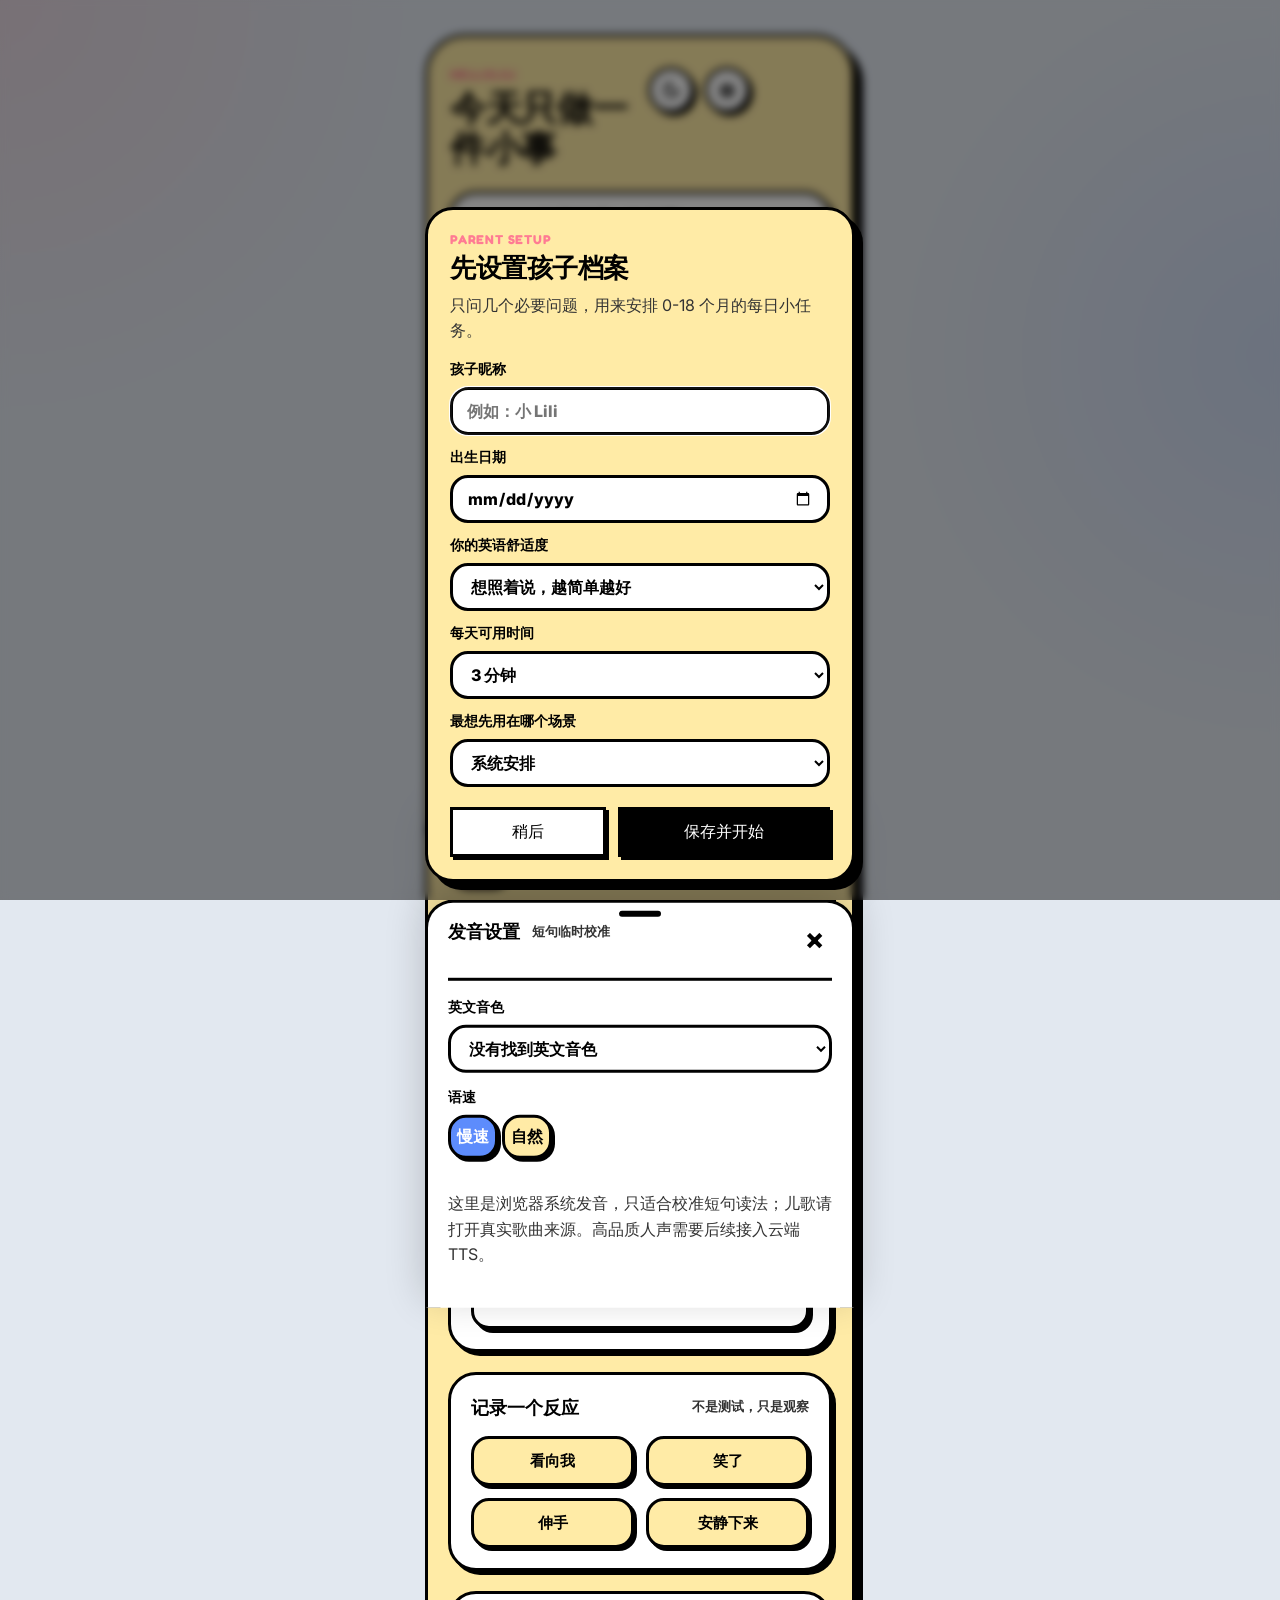
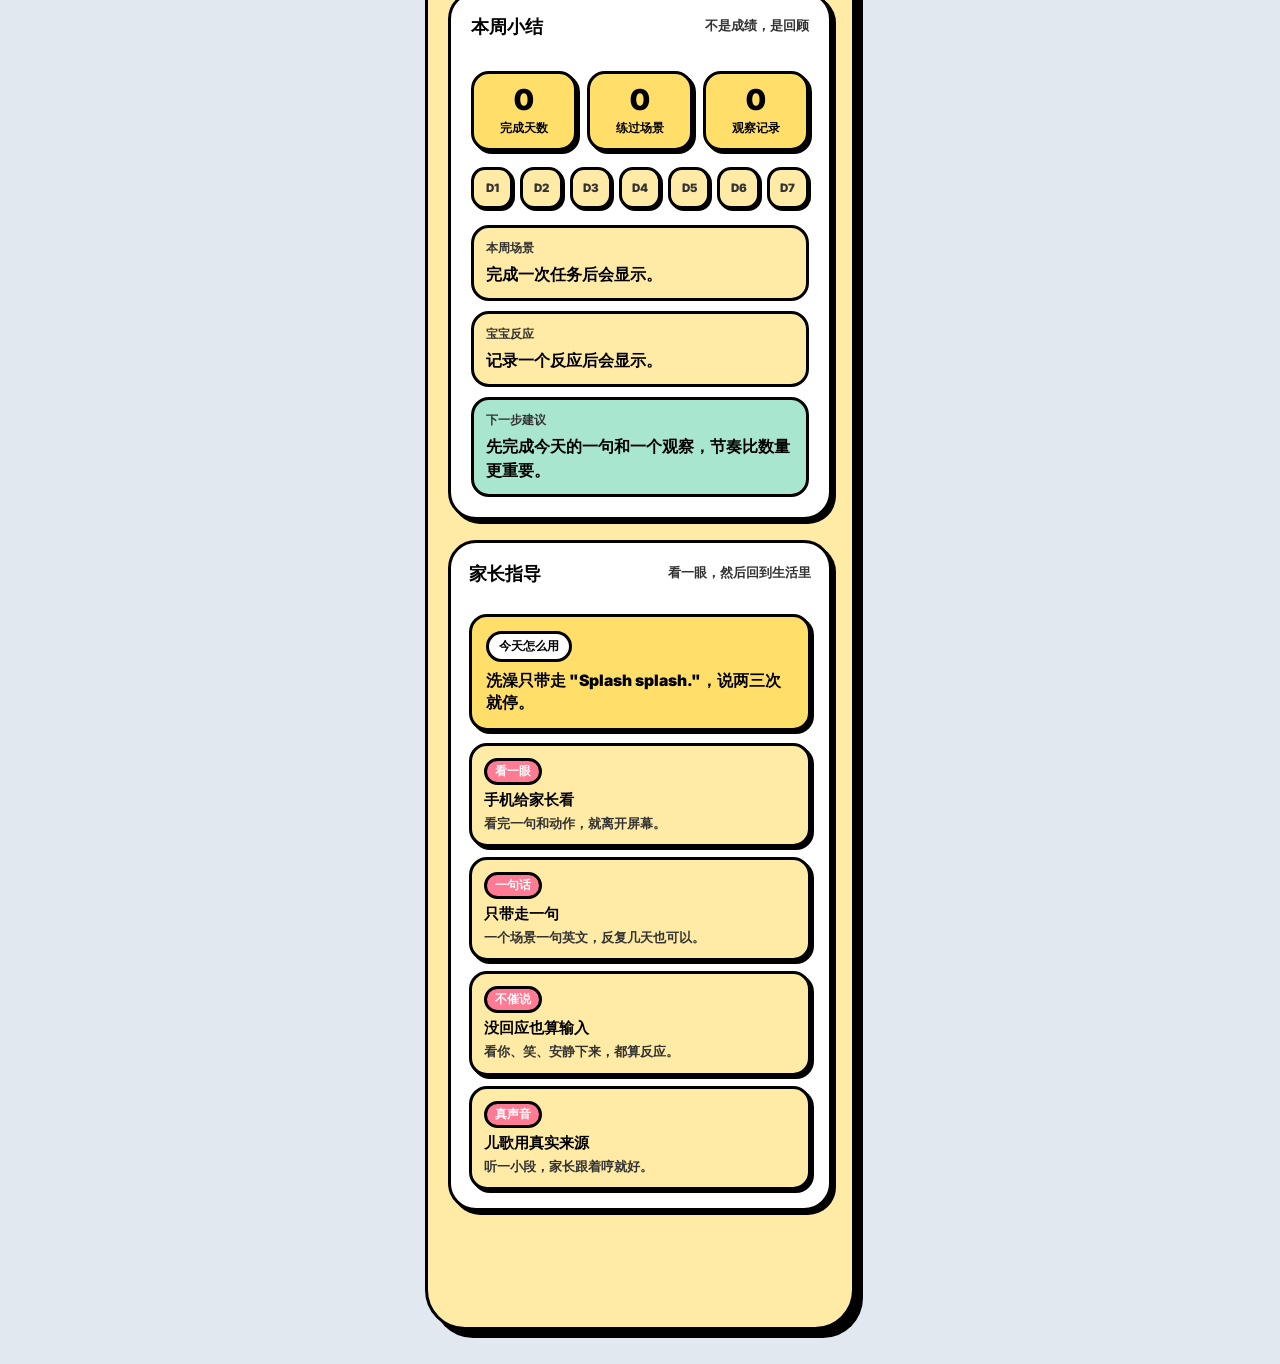
<file: index.html>
<!doctype html>
<html lang="zh-CN">
  <head>
    <meta charset="utf-8" />
    <meta name="viewport" content="width=device-width, initial-scale=1, viewport-fit=cover" />
    <title>HelloLILI English</title>
    <!-- 引入 Google 字体 -->
    <link href="https://fonts.googleapis.com/css2?family=Fredoka:wght@400;600&family=Outfit:wght@400;600;900&family=Quicksand:wght@500;700&family=Inter:wght@400;600&display=swap" rel="stylesheet" />
    <link rel="stylesheet" href="styles.css?v=parent-songs-20260704" />
  </head>
  <body class="theme-gamified">
    <!-- SVG 图标库 -->
    <svg aria-hidden="true" class="icon-sprite">
      <symbol id="icon-play" viewBox="0 0 24 24">
        <path d="M8 5v14l11-7Z" />
      </symbol>
      <symbol id="icon-arrow-left" viewBox="0 0 24 24">
        <path d="m12 19-7-7 7-7" />
        <path d="M19 12H5" />
      </symbol>
      <symbol id="icon-check" viewBox="0 0 24 24">
        <path d="m5 12 4 4L19 6" />
      </symbol>
      <symbol id="icon-volume" viewBox="0 0 24 24">
        <path d="M4 10v4h4l5 4V6l-5 4Z" />
        <path d="M16 9a4 4 0 0 1 0 6" />
        <path d="M18.5 6.5a8 8 0 0 1 0 11" />
      </symbol>
      <symbol id="icon-settings" viewBox="0 0 24 24">
        <path d="M12 8a4 4 0 1 0 0 8 4 4 0 0 0 0-8Z" />
        <path d="M4.9 15.1 3.5 13l1.4-2.1-.6-2.4 2.4-.6L8.1 6l2.4.6L12 5l1.5 1.6 2.4-.6 1.4 1.9 2.4.6-.6 2.4L20.5 13l-1.4 2.1.6 2.4-2.4.6-1.4 1.9-2.4-.6L12 21l-1.5-1.6-2.4.6-1.4-1.9-2.4-.6Z" />
      </symbol>
      <symbol id="icon-baby" viewBox="0 0 24 24">
        <path d="M9 10h.01" />
        <path d="M15 10h.01" />
        <path d="M9.5 15a4 4 0 0 0 5 0" />
        <path d="M12 3c-1.7 0-3 1.2-3 2.6 0 1 .7 1.9 1.7 2.3" />
        <path d="M6 12a6 6 0 1 0 12 0 6 6 0 0 0-12 0Z" />
      </symbol>
      <symbol id="icon-home" viewBox="0 0 24 24">
        <path d="m3 11 9-8 9 8" />
        <path d="M5 10v10h14V10" />
      </symbol>
      <symbol id="icon-note" viewBox="0 0 24 24">
        <path d="M7 3h8l4 4v14H7Z" />
        <path d="M15 3v5h5" />
        <path d="M9 13h6" />
        <path d="M9 17h4" />
      </symbol>
      <symbol id="icon-heart" viewBox="0 0 24 24">
        <path d="M20.4 5.6a5 5 0 0 0-7.1 0L12 6.9l-1.3-1.3a5 5 0 0 0-7.1 7.1L12 21l8.4-8.3a5 5 0 0 0 0-7.1Z" />
      </symbol>
      <symbol id="icon-chart" viewBox="0 0 24 24">
        <path d="M4 20V5" />
        <path d="M4 20h17" />
        <path d="M8 16v-4" />
        <path d="M13 16V8" />
        <path d="M18 16v-7" />
      </symbol>
      <symbol id="icon-parent" viewBox="0 0 24 24">
        <path d="M8 11a4 4 0 1 0 0-8 4 4 0 0 0 0 8Z" />
        <path d="M2.5 21a5.5 5.5 0 0 1 11 0" />
        <path d="M17.8 6.2a3 3 0 0 1 4.2 4.2L17 15.4l-5-5a3 3 0 0 1 4.2-4.2l.8.8Z" />
      </symbol>
      <symbol id="icon-sun" viewBox="0 0 24 24">
        <circle cx="12" cy="12" r="4"/>
        <path d="M12 2v2M12 20v2M4.93 4.93l1.41 1.41M17.66 17.66l1.41 1.41M2 12h2M20 12h2M6.34 17.66l-1.41 1.41M19.07 4.93l-1.41 1.41"/>
      </symbol>
      <symbol id="icon-moon" viewBox="0 0 24 24">
        <path d="M12 3a6 6 0 0 0 9 9 9 9 0 1 1-9-9Z"/>
      </symbol>
    </svg>

    <main class="phone-app" aria-label="HelloLILI English 移动端首页">
      <header class="app-header">
        <div>
          <p class="kicker">HelloLILI</p>
          <h1>今天只做一件小事</h1>
        </div>
        <div class="header-actions">
          <button class="round-button" id="bedtimeButton" type="button" title="切换睡睡模式" aria-pressed="false">
            <svg class="icon-sun" style="display:none;"><use href="#icon-sun"></use></svg>
            <svg class="icon-moon"><use href="#icon-moon"></use></svg>
          </button>
          <button class="round-button" id="voicePanelButton" type="button" aria-controls="voicePanel" aria-expanded="false" title="发音设置">
            <svg><use href="#icon-settings"></use></svg>
          </button>
        </div>
      </header>

      <!-- 阶段状态面板 -->
      <section class="child-card" aria-label="当前阶段">
        <div class="baby-mark">
          <svg><use href="#icon-baby"></use></svg>
        </div>
        <div class="child-copy">
          <strong id="childSummary">小 Lili · 9 个月</strong>
          <span id="childStageText">反应与日常阶段，家长说，宝宝听和感受。</span>
        </div>
        <button class="mini-edit-button" id="editProfileButton" type="button">编辑</button>
      </section>

      <!-- 今日推荐任务 -->
      <section class="today-card" id="today">
        <div class="today-top">
          <div>
            <p class="kicker" id="dayLabel">第 1 天 · 今日场景</p>
            <h2 id="planTitle">洗澡时说英语</h2>
          </div>
          <span class="time-pill" id="planDuration">3 分钟</span>
        </div>

        <div class="day-switch" aria-label="切换 14 天计划">
          <button type="button" id="prevDayButton">上一天</button>
          <span id="dayCounter">1 / 14</span>
          <button type="button" id="nextDayButton">下一天</button>
        </div>

        <!-- 游戏化习惯属性进度条 (HUD) -->
        <div class="progress-container">
          <div class="progress-label-row">
            <span id="progressLabel">今日习惯进度</span>
            <span class="progress-data-mono" id="progressVal">45%</span>
          </div>
          <div class="progress-bar-track">
            <div class="progress-bar-fill" id="progressFill"></div>
          </div>
        </div>

        <!-- 核心卡片 -->
        <article class="phrase-card" aria-label="今日核心短句">
          <span class="step-label">先学这一句</span>
          <p class="big-phrase" id="currentPhrase">Splash splash.</p>
          <p class="phrase-meaning" id="currentMeaning">玩水时说两遍，配合轻轻拍水的动作。</p>
          <div class="phrase-actions">
            <button class="primary-action" type="button" id="speakCurrent">
              <svg><use href="#icon-volume"></use></svg>
              听发音
            </button>
            <button class="ghost-action" type="button" id="nextPhrase">换一句</button>
          </div>
        </article>

        <!-- 当前场景短句列表，就地展开，避免把家长带到页面底部 -->
        <section class="phrase-drawer" id="phraseDrawer" hidden>
          <div class="section-title">
            <span id="phraseDrawerTitle">今天可选短句</span>
            <small>点一句，马上试说</small>
          </div>
          <div class="phrase-list" id="phraseList"></div>
        </section>

        <!-- 照着做步骤 -->
        <div class="routine-box">
          <div class="section-title">
            <span>照着做</span>
            <small>离开屏幕后完成</small>
          </div>
          <ol class="routine-list" id="routineList">
            <li>
              <div>
                <strong>看着宝宝说</strong>
                <span>先听一遍发音，再用你的声音说。</span>
              </div>
            </li>
            <li>
              <div>
                <strong>配一个动作</strong>
                <span>轻轻拍水或指小鸭子，不要求宝宝回答。</span>
              </div>
            </li>
            <li>
              <div>
                <strong>重复三次就好</strong>
                <span>今天够了，稳定比数量重要。</span>
              </div>
            </li>
          </ol>
          <button class="done-button" id="finishButton" type="button">
            <svg><use href="#icon-check"></use></svg>
            我完成了今天的小任务
          </button>
        </div>

        <div class="mini-resource">
          <div>
            <span>真儿歌</span>
            <strong id="songTitle">Row, Row, Row Your Boat</strong>
            <small id="songSource">Super Simple Songs · 家长先听一段</small>
            <small id="bookTitle">绘本：Brown Bear, Brown Bear</small>
          </div>
          <button type="button" id="songLink">
            <svg><use href="#icon-play"></use></svg>
            播放儿歌
          </button>
        </div>
      </section>

      <!-- 反应记录卡片 -->
      <section class="response-card" id="record">
        <div class="section-title">
          <span>记录一个反应</span>
          <small>不是测试，只是观察</small>
        </div>
        <div class="response-grid" id="responseGrid">
          <button type="button" data-response="look">看向我</button>
          <button type="button" data-response="smile">笑了</button>
          <button type="button" data-response="reach">伸手</button>
          <button type="button" data-response="calm">安静下来</button>
        </div>
      </section>

      <section class="weekly-card" id="summary">
        <div class="section-title">
          <span>本周小结</span>
          <small>不是成绩，是回顾</small>
        </div>

        <div class="weekly-metrics" aria-label="本周统计">
          <div>
            <strong id="summaryDoneDays">0</strong>
            <span>完成天数</span>
          </div>
          <div>
            <strong id="summaryScenes">0</strong>
            <span>练过场景</span>
          </div>
          <div>
            <strong id="summaryResponses">0</strong>
            <span>观察记录</span>
          </div>
        </div>

        <div class="week-strip" id="weekStrip" aria-label="本周每日状态"></div>

        <div class="summary-details">
          <div>
            <span>本周场景</span>
            <p id="summarySceneText">完成一次任务后会显示。</p>
          </div>
          <div>
            <span>宝宝反应</span>
            <p id="summaryResponseText">记录一个反应后会显示。</p>
          </div>
          <div class="summary-next">
            <span>下一步建议</span>
            <p id="summarySuggestion">先完成今天的一句和一个观察。</p>
          </div>
        </div>
      </section>

      <section class="parent-card" id="parent">
        <div class="section-title">
          <span>家长指导</span>
          <small>看一眼，然后回到生活里</small>
        </div>

        <div class="guidance-hero" aria-live="polite">
          <span>今天怎么用</span>
          <p id="parentTodayTip">只看一句，离开屏幕。</p>
        </div>

        <div class="guidance-list" id="guidanceList" aria-label="0 到 18 个月家长使用建议"></div>
      </section>

      <!-- 底部常驻栏 -->
      <section class="simple-tools" aria-label="更多入口">
        <a href="#today" class="is-active" data-nav-target="today">
          <svg><use href="#icon-home"></use></svg>
          <span>今日</span>
        </a>
        <button type="button" id="allPhrasesButton" data-nav-target="phrases">
          <svg><use href="#icon-note"></use></svg>
          <span>短句</span>
        </button>
        <a href="#record" data-nav-target="record">
          <svg><use href="#icon-heart"></use></svg>
          <span>记录</span>
        </a>
        <a href="#summary" data-nav-target="summary">
          <svg><use href="#icon-chart"></use></svg>
          <span>周报</span>
        </a>
        <a href="#parent" data-nav-target="parent">
          <svg><use href="#icon-parent"></use></svg>
          <span>家长</span>
        </a>
        <button type="button" id="openSongPlayerNav" data-nav-target="songs">
          <svg><use href="#icon-play"></use></svg>
          <span>儿歌</span>
        </button>
      </section>

    </main>

    <section class="song-player-view" id="songPlayerView" hidden aria-label="儿歌播放器">
      <div id="playerContainer">
        <div id="controls">
          <div class="song-player-topbar">
            <button class="song-player-back" id="closeSongPlayerButton" type="button">
              <svg><use href="#icon-arrow-left"></use></svg>
              返回
            </button>
            <span>儿歌播放器 · 默认循环播放</span>
          </div>
          <select id="songSelect">
            <option value="">请选择儿歌 (Select a song)</option>
          </select>
          <div id="subtitleStatus">每首儿歌都有大号双语字幕</div>
        </div>

        <video id="videoPlayer" controls playsinline loop></video>

        <div id="subtitleOverlay" style="display:none;">
          <div id="subEn" class="sub-en"></div>
          <div id="subZh" class="sub-zh"></div>
        </div>
      </div>
    </section>

    <div class="onboarding-overlay" id="onboardingOverlay" hidden>
      <section class="onboarding-card" role="dialog" aria-modal="true" aria-labelledby="onboardingTitle">
        <p class="kicker">Parent setup</p>
        <h2 id="onboardingTitle">先设置孩子档案</h2>
        <p class="onboarding-copy">只问几个必要问题，用来安排 0-18 个月的每日小任务。</p>

        <form id="onboardingForm">
          <label class="field">
            <span>孩子昵称</span>
            <input id="childNicknameInput" name="nickname" autocomplete="off" maxlength="16" placeholder="例如：小 Lili" required />
          </label>

          <label class="field">
            <span>出生日期</span>
            <input id="childBirthdateInput" name="birthdate" type="date" required />
          </label>

          <label class="field">
            <span>你的英语舒适度</span>
            <select id="parentLevelInput" name="parentLevel">
              <option value="beginner">想照着说，越简单越好</option>
              <option value="comfortable">日常短句没问题</option>
              <option value="confident">可以自由加句子</option>
            </select>
          </label>

          <label class="field">
            <span>每天可用时间</span>
            <select id="dailyTimeInput" name="dailyTime">
              <option value="3">3 分钟</option>
              <option value="5">5 分钟</option>
              <option value="8">8 分钟</option>
            </select>
          </label>

          <label class="field">
            <span>最想先用在哪个场景</span>
            <select id="preferredSceneInput" name="preferredScene">
              <option value="auto">系统安排</option>
              <option value="wake">起床</option>
              <option value="diaper">换尿布</option>
              <option value="feeding">吃饭/喂奶</option>
              <option value="play">玩耍</option>
              <option value="bath">洗澡</option>
              <option value="out">出门</option>
              <option value="bed">睡前</option>
              <option value="comfort">安抚</option>
            </select>
          </label>

          <div class="onboarding-actions">
            <button class="ghost-action" id="closeOnboardingButton" type="button">稍后</button>
            <button class="done-button" type="submit">保存并开始</button>
          </div>
        </form>
      </section>
    </div>

    <!-- 半屏发音设置底栏面板 (Bottom Sheet) -->
    <div class="sheet-overlay" id="sheetOverlay" hidden></div>
    <section class="bottom-sheet" id="voicePanel" tabindex="-1" role="dialog" aria-modal="true" aria-hidden="true" hidden>
      <div class="sheet-header">
        <div class="sheet-indicator"></div>
        <div class="section-title">
          <span>发音设置</span>
          <small>短句临时校准</small>
        </div>
        <button class="sheet-close" id="sheetCloseButton" type="button" aria-label="关闭设置">&times;</button>
      </div>
      <div class="sheet-content">
        <label class="field">
          <span>英文音色</span>
          <select id="voiceSelect" aria-label="选择英文音色">
            <option>正在读取音色...</option>
          </select>
        </label>
        <div class="field">
          <span>语速</span>
          <div class="rate-options" aria-label="选择语速">
            <button class="active" type="button" data-rate="0.72">慢速</button>
            <button type="button" data-rate="0.9">自然</button>
          </div>
        </div>
        <p class="tiny-note">这里是浏览器系统发音，只适合校准短句读法；儿歌请打开真实歌曲来源。高品质人声需要后续接入云端 TTS。</p>
      </div>
    </section>

    <script src="songs_data.js?v=parent-songs-20260704"></script>
    <script src="subtitles/catalog.js?v=parent-songs-20260704"></script>
    <script src="subtitles_data.js?v=parent-songs-20260704"></script>
    <script src="song-player.js?v=parent-songs-20260704"></script>
    <script src="app.js?v=parent-songs-20260704"></script>
  </body>
</html>
</file>
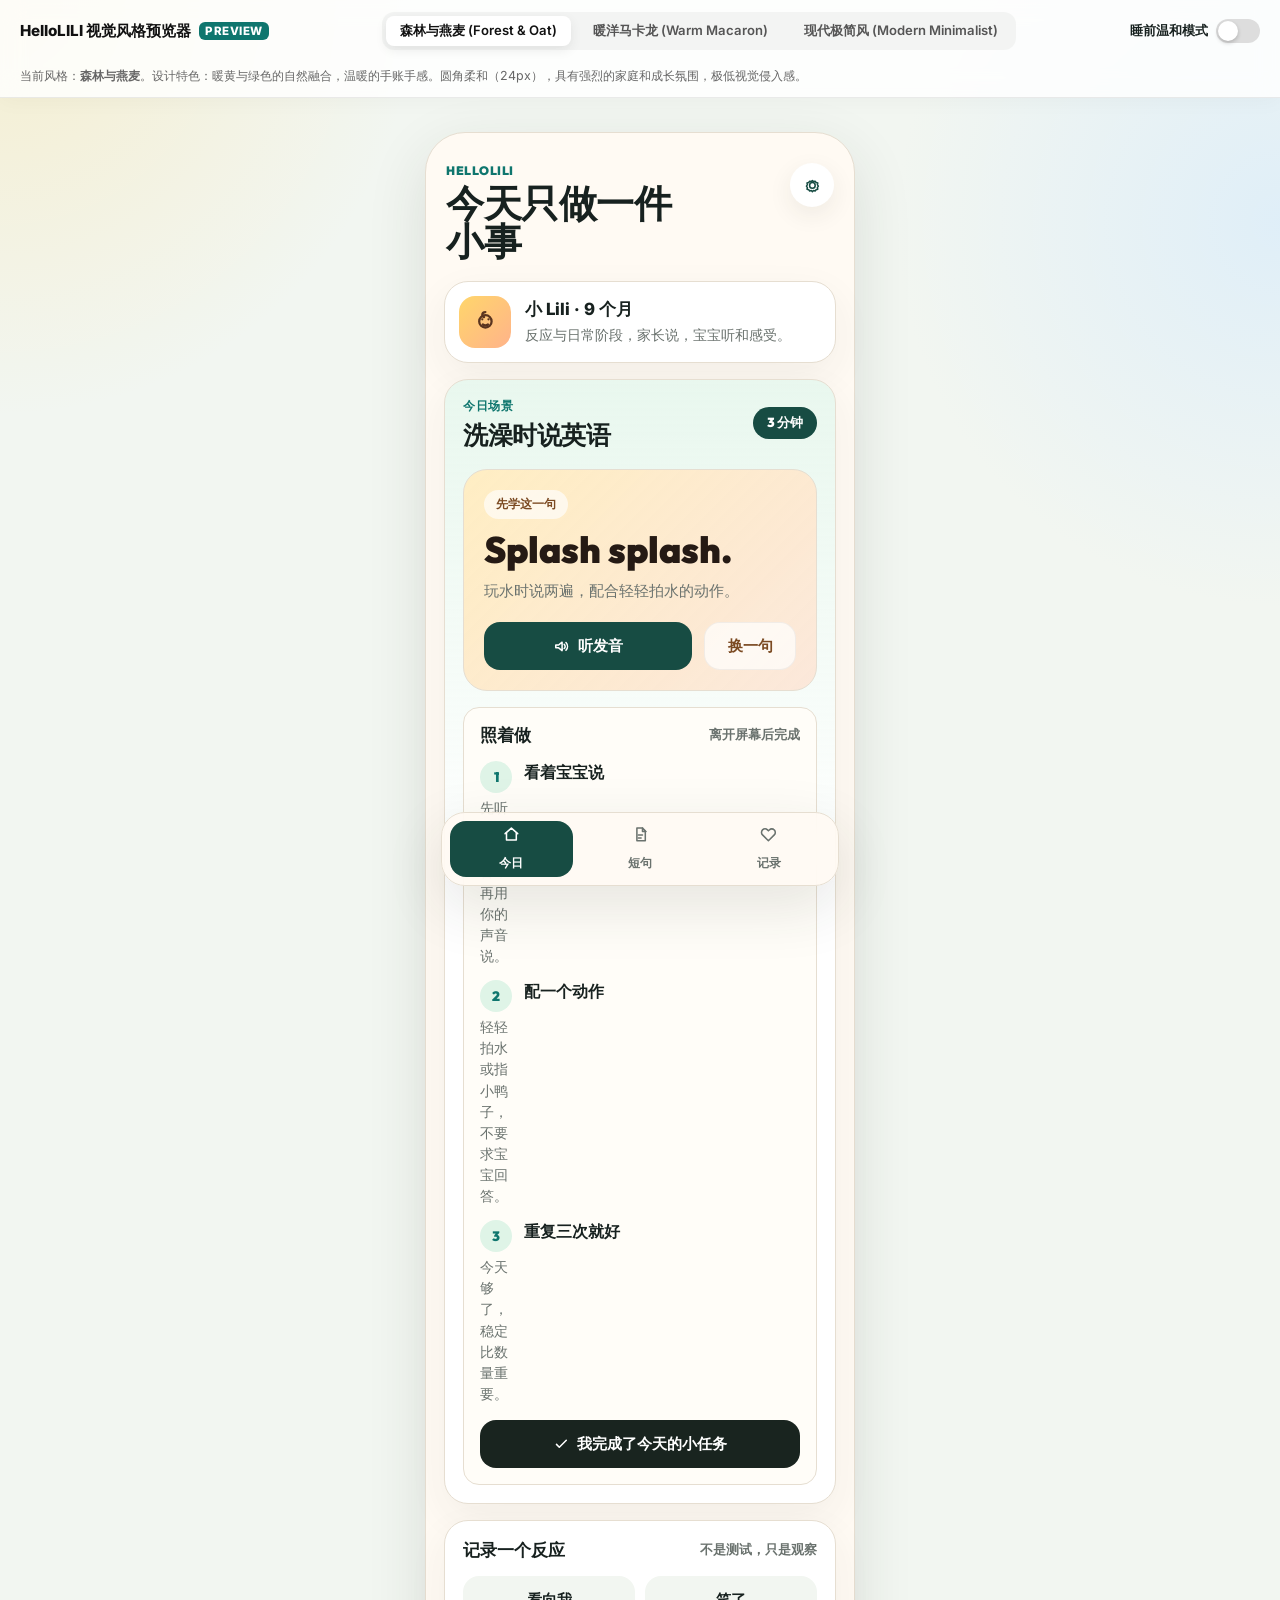
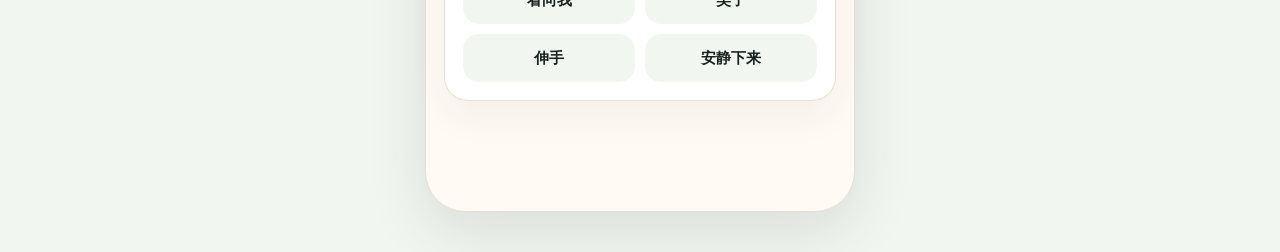
<file: style_preview.html>
<!doctype html>
<html lang="zh-CN">
  <head>
    <meta charset="utf-8" />
    <meta name="viewport" content="width=device-width, initial-scale=1" />
    <title>HelloLILI English - 视觉风格预览器</title>
    <!-- 引入 Google 字体 -->
    <link href="https://fonts.googleapis.com/css2?family=Fredoka:wght@400;600&family=Outfit:wght@400;600;900&family=Playfair+Display:ital,wght@0,600;1,400&family=Quicksand:wght@500;700&family=Inter:wght@400;600&display=swap" rel="stylesheet" />
    <style>
      /* --- 1. 基础设计标记与主题定义 --- */
      :root {
        /* 默认主题：森林与燕麦 (Forest & Oat) */
        --bg-page: #f2f6f1;
        --bg-ambient: radial-gradient(circle at 0 0, rgba(255, 214, 107, 0.25), transparent 26rem),
                      radial-gradient(circle at 100% 12%, rgba(205, 231, 255, 0.5), transparent 24rem);
        --bg-phone: #fffaf3;
        --bg-card: #ffffff;
        
        --text-main: #17211f;
        --text-muted: #6a726e;
        --border-line: #e6ded1;
        
        --color-mint-light: #dff4e7;
        --color-mint-strong: #0f766e;
        --color-primary: #174c43;
        --color-accent: #ffb38a;
        --color-accent-hover: #ff9e6b;
        --color-highlight: #ffd66b;
        --color-kicker: #0f766e;
        --color-baby-gradient: linear-gradient(135deg, #ffd66b, #ffb38a);
        --color-baby-text: #5a341f;
        --color-phrase-card: linear-gradient(135deg, rgba(255, 214, 107, 0.32), rgba(247, 210, 196, 0.45));
        --color-phrase-bg: #fff9ed;
        --color-phrase-kicker: #7b4a22;
        --color-phrase-text: #251a14;
        --color-routine-bg: #fffdf8;
        --color-btn-done: #19241f;
        
        --font-headings: 'Outfit', 'Quicksand', sans-serif;
        --font-body: 'Inter', ui-sans-serif, system-ui, -apple-system, sans-serif;
        
        --radius-large: 24px;
        --radius-medium: 16px;
        --shadow-app: 0 20px 60px rgba(45, 52, 44, 0.12);
        --shadow-card: 0 14px 40px rgba(45, 52, 44, 0.06);
        --shadow-btn: 0 8px 24px rgba(45, 52, 44, 0.08);
      }

      /* 风格一：森林与燕麦 (Forest & Oat) 显式类名 */
      body.theme-organic {
        --bg-page: #f2f6f1;
        --bg-ambient: radial-gradient(circle at 0 0, rgba(255, 214, 107, 0.25), transparent 26rem),
                      radial-gradient(circle at 100% 12%, rgba(205, 231, 255, 0.5), transparent 24rem);
        --bg-phone: #fffaf3;
        --bg-card: #ffffff;
        --text-main: #17211f;
        --text-muted: #6a726e;
        --border-line: #e6ded1;
        --color-mint-light: #dff4e7;
        --color-mint-strong: #0f766e;
        --color-primary: #174c43;
        --color-accent: #ffb38a;
        --color-accent-hover: #ff9e6b;
        --color-highlight: #ffd66b;
        --color-kicker: #0f766e;
        --color-baby-gradient: linear-gradient(135deg, #ffd66b, #ffb38a);
        --color-baby-text: #5a341f;
        --color-phrase-card: linear-gradient(135deg, rgba(255, 214, 107, 0.32), rgba(247, 210, 196, 0.45));
        --color-phrase-bg: #fff9ed;
        --color-phrase-kicker: #7b4a22;
        --color-phrase-text: #251a14;
        --color-routine-bg: #fffdf8;
        --color-btn-done: #19241f;
        --font-headings: 'Outfit', 'Quicksand', sans-serif;
        --radius-large: 24px;
        --radius-medium: 16px;
        --shadow-app: 0 20px 60px rgba(45, 52, 44, 0.12);
        --shadow-card: 0 14px 40px rgba(45, 52, 44, 0.06);
        --shadow-btn: 0 8px 24px rgba(45, 52, 44, 0.08);
      }

      /* 风格二：暖洋马卡龙 (Warm Macaron) 类名 */
      body.theme-macaron {
        --bg-page: #fbf7f5;
        --bg-ambient: radial-gradient(circle at 0 0, rgba(255, 179, 186, 0.3), transparent 26rem),
                      radial-gradient(circle at 100% 12%, rgba(186, 255, 201, 0.3), transparent 24rem);
        --bg-phone: #fff5f5;
        --bg-card: #ffffff;
        
        --text-main: #4a3530; /* 暖朱古力色 */
        --text-muted: #8c736c;
        --border-line: #f5e3e0;
        
        --color-mint-light: #e8f8f2;
        --color-mint-strong: #40bfa3; /* 马卡龙绿 */
        --color-primary: #ff8b94; /* 马卡龙草莓红 */
        --color-accent: #ffd3b6; /* 杏黄 */
        --color-accent-hover: #ffbfa3;
        --color-highlight: #ffaaa5; /* 软珊瑚橘 */
        --color-kicker: #ff8b94;
        --color-baby-gradient: linear-gradient(135deg, #ffd3b6, #ffaaa5);
        --color-baby-text: #5a341f;
        --color-phrase-card: linear-gradient(135deg, rgba(255, 170, 165, 0.25), rgba(255, 211, 182, 0.45));
        --color-phrase-bg: #fffbf8;
        --color-phrase-kicker: #b05c4a;
        --color-phrase-text: #4a3530;
        --color-routine-bg: #fffbf8;
        --color-btn-done: #4a3530;
        
        --font-headings: 'Fredoka', 'Quicksand', sans-serif;
        --radius-large: 32px; /* 更圆润 */
        --radius-medium: 20px;
        --shadow-app: 0 20px 60px rgba(255, 139, 148, 0.12);
        --shadow-card: 0 14px 40px rgba(255, 139, 148, 0.06);
        --shadow-btn: 0 8px 24px rgba(255, 139, 148, 0.08);
      }

      /* 风格三：现代极简风 (Modern Minimalist) 类名 */
      body.theme-minimalist {
        --bg-page: #f4f4f4;
        --bg-ambient: none;
        --bg-phone: #fafafa;
        --bg-card: #ffffff;
        
        --text-main: #111111;
        --text-muted: #777777;
        --border-line: #eeeeee;
        
        --color-mint-light: #e2f0d9;
        --color-mint-strong: #0f3d3e;
        --color-primary: #0f3d3e; /* 典雅深青墨绿 */
        --color-accent: #e2d782; /* 复古浅金 */
        --color-accent-hover: #d4c668;
        --color-highlight: #100f0f;
        --color-kicker: #0f3d3e;
        --color-baby-gradient: linear-gradient(135deg, #f0ebd4, #e2d782);
        --color-baby-text: #2f2a15;
        --color-phrase-card: none;
        --color-phrase-bg: #f5f5f5;
        --color-phrase-kicker: #555555;
        --color-phrase-text: #111111;
        --color-routine-bg: #ffffff;
        --color-btn-done: #111111;
        
        --font-headings: 'Playfair Display', Georgia, serif;
        --radius-large: 12px; /* 更加克制的小圆角 */
        --radius-medium: 8px;
        --shadow-app: 0 20px 40px rgba(0, 0, 0, 0.05);
        --shadow-card: 0 4px 20px rgba(0, 0, 0, 0.02);
        --shadow-btn: 0 4px 12px rgba(0, 0, 0, 0.04);
      }

      /* 睡睡/睡前温和模式 (Bedtime Mode) 覆盖变量 */
      body.bedtime-mode {
        --bg-page: #15100c; /* 暗黑背景 */
        --bg-ambient: none;
        --bg-phone: #1c1510; /* 暗温床头灯色 */
        --bg-card: #241c16; /* 稍亮卡片背景 */
        
        --text-main: #f0e6df; /* 温暖奶白字 */
        --text-muted: #a3958c; /* 暗棕辅助字 */
        --border-line: #3b2f27; /* 深咖啡线 */
        
        --color-mint-light: #1c322b;
        --color-mint-strong: #3b8c7e;
        --color-primary: #cc7852; /* 红陶色 */
        --color-accent: #cc9f3d; /* 琥珀黄 */
        --color-accent-hover: #b58c30;
        --color-highlight: #3b2f27;
        --color-kicker: #cc7852;
        --color-baby-gradient: linear-gradient(135deg, #3b2f27, #241c16);
        --color-baby-text: #f0e6df;
        --color-phrase-card: linear-gradient(135deg, rgba(204, 159, 61, 0.15), rgba(204, 120, 82, 0.15));
        --color-phrase-bg: #2d231b;
        --color-phrase-kicker: #cc9f3d;
        --color-phrase-text: #f0e6df;
        --color-routine-bg: #241c16;
        --color-btn-done: #cc7852;
        
        --shadow-app: 0 20px 60px rgba(0, 0, 0, 0.6);
        --shadow-card: 0 10px 30px rgba(0, 0, 0, 0.3);
        --shadow-btn: 0 8px 16px rgba(0, 0, 0, 0.4);
      }

      /* --- 2. 预览控制器控制台 (Theme Switcher Control Bar) --- */
      .preview-console {
        position: sticky;
        top: 0;
        z-index: 1000;
        width: 100%;
        padding: 12px 20px;
        background: rgba(255, 255, 255, 0.82);
        backdrop-filter: blur(12px);
        -webkit-backdrop-filter: blur(12px);
        border-bottom: 1px solid rgba(0, 0, 0, 0.08);
        box-shadow: 0 4px 20px rgba(0, 0, 0, 0.03);
        display: flex;
        flex-wrap: wrap;
        align-items: center;
        justify-content: space-between;
        gap: 14px;
        font-family: var(--font-body);
        transition: background 0.3s, border-color 0.3s;
      }
      
      body.bedtime-mode .preview-console {
        background: rgba(28, 21, 16, 0.85);
        border-bottom-color: rgba(255, 255, 255, 0.08);
        color: #f0e6df;
      }

      .preview-title {
        display: flex;
        align-items: center;
        gap: 8px;
        margin: 0;
        font-size: 0.95rem;
        font-weight: 800;
        color: #111111;
      }
      body.bedtime-mode .preview-title {
        color: #f0e6df;
      }
      .preview-title span {
        background: #0f766e;
        color: white;
        padding: 2px 6px;
        border-radius: 6px;
        font-size: 0.72rem;
        text-transform: uppercase;
        letter-spacing: 0.5px;
      }
      body.bedtime-mode .preview-title span {
        background: #cc7852;
      }

      .theme-btn-group {
        display: flex;
        gap: 8px;
        background: rgba(0, 0, 0, 0.04);
        padding: 4px;
        border-radius: 12px;
      }
      body.bedtime-mode .theme-btn-group {
        background: rgba(255, 255, 255, 0.06);
      }

      .theme-btn {
        border: 0;
        background: transparent;
        padding: 6px 14px;
        border-radius: 8px;
        font-size: 0.82rem;
        font-weight: 600;
        color: #555555;
        cursor: pointer;
        transition: all 0.2s cubic-bezier(0.4, 0, 0.2, 1);
      }
      body.bedtime-mode .theme-btn {
        color: #a3958c;
      }

      .theme-btn.active {
        background: #ffffff;
        color: #111111;
        box-shadow: 0 4px 12px rgba(0, 0, 0, 0.08);
      }
      body.bedtime-mode .theme-btn.active {
        background: #241c16;
        color: #f0e6df;
        box-shadow: 0 4px 12px rgba(0, 0, 0, 0.3);
      }

      .toggle-switch-container {
        display: flex;
        align-items: center;
        gap: 8px;
        font-size: 0.82rem;
        font-weight: 700;
        cursor: pointer;
        user-select: none;
      }

      .switch-track {
        width: 44px;
        height: 24px;
        background: #ddd;
        border-radius: 99px;
        position: relative;
        transition: background 0.3s;
      }
      .switch-track::after {
        content: '';
        position: absolute;
        top: 2px;
        left: 2px;
        width: 20px;
        height: 20px;
        background: white;
        border-radius: 50%;
        box-shadow: 0 2px 4px rgba(0,0,0,0.2);
        transition: transform 0.3s cubic-bezier(0.4, 0, 0.2, 1);
      }

      .toggle-switch-container.active .switch-track {
        background: #cc9f3d;
      }
      .toggle-switch-container.active .switch-track::after {
        transform: translateX(20px);
      }

      .theme-tip {
        width: 100%;
        margin: 4px 0 0 0;
        font-size: 0.78rem;
        color: #666;
        transition: color 0.3s;
      }
      body.bedtime-mode .theme-tip {
        color: #a3958c;
      }

      /* --- 3. 基础页面重置与排版 --- */
      * {
        box-sizing: border-box;
      }

      html {
        min-width: 320px;
        scroll-behavior: smooth;
      }

      body {
        margin: 0;
        min-width: 320px;
        min-height: 100vh;
        background: var(--bg-ambient), var(--bg-page);
        color: var(--text-main);
        font-family: var(--font-body);
        transition: background 0.3s, color 0.3s;
      }

      button,
      select {
        font: inherit;
      }

      button {
        cursor: pointer;
        outline: none;
      }

      a {
        color: inherit;
        text-decoration: none;
      }

      .icon-sprite {
        display: none;
      }

      svg {
        width: 1.05rem;
        height: 1.05rem;
        fill: none;
        stroke: currentColor;
        stroke-linecap: round;
        stroke-linejoin: round;
        stroke-width: 2.2;
      }

      /* --- 4. 模拟手机框架布局 (Phone Container) --- */
      .phone-app {
        width: min(100%, 430px);
        min-height: calc(100vh - 80px);
        margin: 0 auto;
        padding: 24px 18px 110px;
        background: var(--bg-phone);
        transition: background 0.3s;
      }

      .app-header {
        display: flex;
        align-items: flex-start;
        justify-content: space-between;
        gap: 14px;
        padding: 6px 2px 20px;
      }

      .kicker {
        margin: 0 0 6px;
        color: var(--color-kicker);
        font-size: 0.76rem;
        font-weight: 900;
        letter-spacing: 0.5px;
        text-transform: uppercase;
        font-family: var(--font-headings);
        transition: color 0.3s;
      }

      h1,
      h2,
      p {
        overflow-wrap: anywhere;
      }

      h1,
      h2 {
        margin: 0;
        font-family: var(--font-headings);
        letter-spacing: -0.5px;
        transition: color 0.3s;
      }

      h1 {
        max-width: 15rem;
        font-size: 2.35rem;
        line-height: 1.02;
        font-weight: 900;
      }

      h2 {
        font-size: 1.55rem;
        line-height: 1.15;
        font-weight: 800;
      }

      .round-button,
      .primary-action,
      .ghost-action,
      .done-button,
      .response-grid button,
      .rate-options button,
      .simple-tools button {
        border: 0;
        -webkit-tap-highlight-color: transparent;
        transition: all 0.25s cubic-bezier(0.4, 0, 0.2, 1);
      }
      
      .round-button:active,
      .primary-action:active,
      .ghost-action:active,
      .done-button:active,
      .response-grid button:active,
      .rate-options button:active {
        transform: scale(0.96);
      }

      .round-button {
        display: grid;
        flex: 0 0 auto;
        width: 44px;
        height: 44px;
        place-items: center;
        border-radius: 50%;
        background: var(--bg-card);
        color: var(--color-primary);
        box-shadow: var(--shadow-btn);
      }

      /* 婴儿阶段状态卡片 */
      .child-card {
        display: flex;
        align-items: center;
        gap: 14px;
        padding: 14px;
        margin-bottom: 16px;
        border: 1px solid var(--border-line);
        border-radius: var(--radius-large);
        background: var(--bg-card);
        box-shadow: var(--shadow-card);
        transition: background 0.3s, border-color 0.3s, border-radius 0.3s;
      }

      .baby-mark {
        display: grid;
        flex: 0 0 auto;
        width: 52px;
        height: 52px;
        place-items: center;
        border-radius: var(--radius-medium);
        background: var(--color-baby-gradient);
        color: var(--color-baby-text);
        transition: background 0.3s, border-radius 0.3s;
      }

      .baby-mark svg {
        width: 1.55rem;
        height: 1.55rem;
      }

      .child-card strong,
      .child-card span {
        display: block;
      }

      .child-card strong {
        font-size: 1.05rem;
        font-weight: 800;
      }

      .child-card span,
      .tiny-note,
      .phrase-meaning,
      .routine-list span {
        color: var(--text-muted);
        line-height: 1.5;
        transition: color 0.3s;
      }

      .child-card span {
        margin-top: 3px;
        font-size: 0.88rem;
      }

      /* 发音设置抽屉 */
      .voice-panel {
        display: grid;
        gap: 14px;
        padding: 18px;
        margin-bottom: 16px;
        border: 1px solid var(--border-line);
        border-radius: var(--radius-large);
        background: var(--bg-card);
        box-shadow: var(--shadow-card);
        transition: all 0.3s;
      }

      .voice-panel[hidden] {
        display: none;
      }

      .field {
        display: grid;
        gap: 8px;
      }

      .field > span {
        color: var(--text-muted);
        font-size: 0.84rem;
        font-weight: 800;
        transition: color 0.3s;
      }

      select {
        width: 100%;
        min-height: 44px;
        padding: 0 12px;
        border: 1px solid var(--border-line);
        border-radius: var(--radius-medium);
        background: var(--bg-phone);
        color: var(--text-main);
        transition: all 0.3s;
      }

      .rate-options {
        display: grid;
        grid-template-columns: repeat(2, 1fr);
        gap: 8px;
      }

      .rate-options button {
        min-height: 42px;
        border-radius: var(--radius-medium);
        background: var(--bg-page);
        color: var(--text-muted);
        font-weight: 900;
      }

      .rate-options button.active {
        background: var(--color-primary);
        color: #ffffff;
      }

      .tiny-note {
        margin: 0;
        font-size: 0.78rem;
      }

      /* 今日场景卡片 */
      .today-card {
        padding: 18px;
        border: 1px solid var(--border-line);
        border-radius: var(--radius-large);
        background: var(--bg-card);
        box-shadow: var(--shadow-card);
        transition: all 0.3s;
      }
      
      body.theme-organic .today-card {
        background: linear-gradient(180deg, rgba(223, 244, 231, 0.7), rgba(255, 255, 255, 0.95) 45%), var(--bg-card);
      }
      body.theme-macaron .today-card {
        background: linear-gradient(180deg, rgba(255, 211, 182, 0.3), rgba(255, 255, 255, 0.95) 45%), var(--bg-card);
      }
      body.bedtime-mode .today-card {
        background: var(--bg-card);
      }

      .today-top,
      .section-title,
      .phrase-actions {
        display: flex;
        align-items: center;
        justify-content: space-between;
        gap: 12px;
      }

      .time-pill {
        display: inline-flex;
        align-items: center;
        min-height: 32px;
        padding: 0 14px;
        border-radius: 999px;
        background: var(--color-primary);
        color: #ffffff;
        font-size: 0.82rem;
        font-weight: 900;
        white-space: nowrap;
        font-family: var(--font-headings);
        transition: all 0.3s;
      }
      body.bedtime-mode .time-pill {
        background: var(--color-accent);
        color: var(--color-baby-text);
      }

      /* 核心短句卡片 */
      .phrase-card {
        margin: 20px 0 16px;
        padding: 20px;
        border-radius: var(--radius-large);
        background: var(--color-phrase-card), var(--color-phrase-bg);
        border: 1px solid var(--border-line);
        transition: all 0.3s;
      }

      .step-label {
        display: inline-flex;
        margin-bottom: 12px;
        padding: 6px 12px;
        border-radius: 999px;
        background: rgba(255, 255, 255, 0.65);
        color: var(--color-phrase-kicker);
        font-size: 0.76rem;
        font-weight: 900;
        transition: all 0.3s;
      }
      body.bedtime-mode .step-label {
        background: rgba(0, 0, 0, 0.25);
      }

      .big-phrase {
        margin: 0;
        color: var(--color-phrase-text);
        font-size: 2.3rem;
        font-weight: 950;
        line-height: 1.05;
        font-family: var(--font-headings);
        transition: color 0.3s;
      }

      .phrase-meaning {
        margin: 10px 0 20px;
        font-size: 0.94rem;
      }

      .primary-action,
      .ghost-action,
      .done-button {
        display: inline-flex;
        align-items: center;
        justify-content: center;
        gap: 8px;
        min-height: 48px;
        border-radius: var(--radius-medium);
        font-weight: 900;
        font-size: 0.95rem;
      }

      .primary-action {
        flex: 1;
        background: var(--color-primary);
        color: #ffffff;
      }
      body.bedtime-mode .primary-action {
        background: var(--color-accent);
        color: var(--color-baby-text);
      }

      .ghost-action {
        min-width: 92px;
        padding: 0 14px;
        background: rgba(255, 255, 255, 0.7);
        color: var(--color-phrase-kicker);
        border: 1px solid rgba(0, 0, 0, 0.05);
      }
      body.bedtime-mode .ghost-action {
        background: rgba(255, 255, 255, 0.05);
        color: var(--text-main);
        border-color: var(--border-line);
      }

      /* 照着做盒子 */
      .routine-box {
        padding: 16px;
        border-radius: var(--radius-medium);
        background: var(--color-routine-bg);
        border: 1px solid var(--border-line);
        transition: background 0.3s, border-color 0.3s, border-radius 0.3s;
      }

      .section-title {
        margin-bottom: 14px;
      }

      .section-title span {
        font-size: 1.05rem;
        font-weight: 950;
        font-family: var(--font-headings);
      }

      .section-title small {
        color: var(--text-muted);
        font-size: 0.8rem;
        font-weight: 800;
      }

      .routine-list {
        display: grid;
        gap: 14px;
        padding: 0;
        margin: 0 0 16px;
        list-style: none;
        counter-reset: steps;
      }

      .routine-list li {
        display: grid;
        grid-template-columns: 32px minmax(0, 1fr);
        column-gap: 12px;
      }

      .routine-list li::before {
        display: grid;
        width: 32px;
        height: 32px;
        place-items: center;
        border-radius: 50%;
        background: var(--color-mint-light);
        color: var(--color-mint-strong);
        content: counter(steps);
        counter-increment: steps;
        font-size: 0.85rem;
        font-weight: 950;
        font-family: var(--font-headings);
        transition: all 0.3s;
      }

      .routine-list strong,
      .routine-list span {
        display: block;
      }

      .routine-list strong {
        padding-top: 2px;
        font-size: 0.98rem;
        font-weight: 800;
      }

      .routine-list span {
        margin-top: 4px;
        font-size: 0.88rem;
      }

      .done-button {
        width: 100%;
        background: var(--color-btn-done);
        color: #ffffff;
      }
      body.bedtime-mode .done-button {
        background: #3b2f27;
        color: #f0e6df;
      }

      .done-button.is-done {
        background: var(--color-mint-strong);
      }
      body.bedtime-mode .done-button.is-done {
        background: #3b8c7e;
        color: #ffffff;
      }

      /* 反应观察卡片 */
      .response-card,
      .phrase-drawer {
        padding: 18px;
        margin-top: 16px;
        border: 1px solid var(--border-line);
        border-radius: var(--radius-large);
        background: var(--bg-card);
        box-shadow: var(--shadow-card);
        transition: all 0.3s;
      }

      .response-grid {
        display: grid;
        grid-template-columns: repeat(2, minmax(0, 1fr));
        gap: 10px;
      }

      .response-grid button {
        min-height: 48px;
        border-radius: var(--radius-medium);
        background: var(--bg-page);
        color: var(--text-main);
        font-weight: 900;
        font-size: 0.92rem;
      }

      .response-grid button.active {
        background: var(--color-mint-light);
        color: var(--color-mint-strong);
        box-shadow: inset 0 0 0 2px rgba(15, 118, 110, 0.18);
      }
      body.bedtime-mode .response-grid button.active {
        background: #1c322b;
        color: #3b8c7e;
        box-shadow: inset 0 0 0 2px rgba(59, 140, 126, 0.4);
      }

      /* 底部导航工具条 */
      .simple-tools {
        position: fixed;
        right: 0;
        bottom: 14px;
        left: 0;
        display: grid;
        grid-template-columns: repeat(3, 1fr);
        gap: 6px;
        width: min(calc(100% - 24px), 398px);
        margin: 0 auto;
        padding: 8px;
        border: 1px solid var(--border-line);
        border-radius: var(--radius-large);
        background: rgba(255, 255, 255, 0.88);
        box-shadow: var(--shadow-app);
        backdrop-filter: blur(16px);
        -webkit-backdrop-filter: blur(16px);
        transition: all 0.3s;
      }
      body.theme-organic .simple-tools {
        background: rgba(255, 250, 243, 0.88);
      }
      body.theme-macaron .simple-tools {
        background: rgba(255, 245, 245, 0.88);
      }
      body.theme-minimalist .simple-tools {
        background: rgba(250, 250, 250, 0.88);
        border-radius: 12px;
      }
      body.bedtime-mode .simple-tools {
        background: rgba(36, 28, 22, 0.88);
        border-color: var(--border-line);
      }

      .simple-tools a,
      .simple-tools button {
        display: grid;
        gap: 3px;
        min-height: 56px;
        place-items: center;
        border-radius: var(--radius-medium);
        background: transparent;
        color: var(--text-muted);
        font-size: 0.78rem;
        font-weight: 900;
        border: 0;
      }

      .simple-tools a:first-child {
        background: var(--color-primary);
        color: #ffffff;
      }
      body.bedtime-mode .simple-tools a:first-child {
        background: var(--color-accent);
        color: var(--color-baby-text);
      }

      .phrase-list {
        display: grid;
        gap: 10px;
      }

      .phrase-item {
        display: grid;
        grid-template-columns: minmax(0, 1fr) 42px;
        gap: 10px;
        align-items: center;
        padding: 14px;
        border: 1px solid var(--border-line);
        border-radius: var(--radius-medium);
        background: var(--color-routine-bg);
        transition: all 0.3s;
      }

      .phrase-item strong,
      .phrase-item span {
        display: block;
      }

      .phrase-item strong {
        font-size: 1.05rem;
        font-weight: 800;
      }

      .phrase-item span {
        margin-top: 4px;
        color: var(--text-muted);
        font-size: 0.86rem;
        line-height: 1.4;
      }

      .phrase-item button {
        display: grid;
        width: 42px;
        height: 42px;
        place-items: center;
        border: 0;
        border-radius: var(--radius-medium);
        background: var(--color-mint-light);
        color: var(--color-mint-strong);
        transition: all 0.3s;
      }

      /* --- 5. 电脑网页端自适应预览排版 --- */
      @media (min-width: 760px) {
        body {
          display: flex;
          flex-direction: column;
          align-items: center;
          padding: 0 0 40px 0;
        }

        .phone-app {
          margin-top: 34px;
          min-height: calc(100vh - 150px);
          border: 1px solid var(--border-line);
          border-radius: 40px;
          box-shadow: var(--shadow-app);
        }
      }

      @media (max-width: 360px) {
        .phone-app {
          padding-right: 12px;
          padding-left: 12px;
        }

        h1 {
          font-size: 2rem;
        }

        .big-phrase {
          font-size: 1.9rem;
        }

        .response-grid {
          grid-template-columns: 1fr;
        }
      }
    </style>
  </head>
  <body class="theme-organic">
    <!-- SVG 图标库 -->
    <svg aria-hidden="true" class="icon-sprite">
      <symbol id="icon-play" viewBox="0 0 24 24">
        <path d="M8 5v14l11-7Z" />
      </symbol>
      <symbol id="icon-check" viewBox="0 0 24 24">
        <path d="m5 12 4 4L19 6" />
      </symbol>
      <symbol id="icon-volume" viewBox="0 0 24 24">
        <path d="M4 10v4h4l5 4V6l-5 4Z" />
        <path d="M16 9a4 4 0 0 1 0 6" />
        <path d="M18.5 6.5a8 8 0 0 1 0 11" />
      </symbol>
      <symbol id="icon-settings" viewBox="0 0 24 24">
        <path d="M12 8a4 4 0 1 0 0 8 4 4 0 0 0 0-8Z" />
        <path d="M4.9 15.1 3.5 13l1.4-2.1-.6-2.4 2.4-.6L8.1 6l2.4.6L12 5l1.5 1.6 2.4-.6 1.4 1.9 2.4.6-.6 2.4L20.5 13l-1.4 2.1.6 2.4-2.4.6-1.4 1.9-2.4-.6L12 21l-1.5-1.6-2.4.6-1.4-1.9-2.4-.6Z" />
      </symbol>
      <symbol id="icon-baby" viewBox="0 0 24 24">
        <path d="M9 10h.01" />
        <path d="M15 10h.01" />
        <path d="M9.5 15a4 4 0 0 0 5 0" />
        <path d="M12 3c-1.7 0-3 1.2-3 2.6 0 1 .7 1.9 1.7 2.3" />
        <path d="M6 12a6 6 0 1 0 12 0 6 6 0 0 0-12 0Z" />
      </symbol>
      <symbol id="icon-home" viewBox="0 0 24 24">
        <path d="m3 11 9-8 9 8" />
        <path d="M5 10v10h14V10" />
      </symbol>
      <symbol id="icon-note" viewBox="0 0 24 24">
        <path d="M7 3h8l4 4v14H7Z" />
        <path d="M15 3v5h5" />
        <path d="M9 13h6" />
        <path d="M9 17h4" />
      </symbol>
      <symbol id="icon-heart" viewBox="0 0 24 24">
        <path d="M20.4 5.6a5 5 0 0 0-7.1 0L12 6.9l-1.3-1.3a5 5 0 0 0-7.1 7.1L12 21l8.4-8.3a5 5 0 0 0 0-7.1Z" />
      </symbol>
    </svg>

    <!-- 顶层风格选择控制器 -->
    <header class="preview-console">
      <div class="preview-title">
        HelloLILI 视觉风格预览器 <span>Preview</span>
      </div>
      <div class="theme-btn-group" role="group" aria-label="主题选择">
        <button type="button" class="theme-btn active" data-theme="organic" onclick="switchTheme('organic', this)">森林与燕麦 (Forest & Oat)</button>
        <button type="button" class="theme-btn" data-theme="macaron" onclick="switchTheme('macaron', this)">暖洋马卡龙 (Warm Macaron)</button>
        <button type="button" class="theme-btn" data-theme="minimalist" onclick="switchTheme('minimalist', this)">现代极简风 (Modern Minimalist)</button>
      </div>
      <div class="toggle-switch-container" id="bedtimeToggle" onclick="toggleBedtime()">
        <span>睡前温和模式</span>
        <div class="switch-track"></div>
      </div>
      <div class="theme-tip" id="themeDescription">
        当前风格：<strong>森林与燕麦</strong>。设计特色：暖黄与绿色的自然融合，温暖的手账手感。圆角柔和（24px），具有强烈的家庭和成长氛围，极低视觉侵入感。
      </div>
    </header>

    <!-- 手机应用模拟界面 -->
    <main class="phone-app" aria-label="HelloLILI English 移动端首页">
      <header class="app-header">
        <div>
          <p class="kicker">HelloLILI</p>
          <h1>今天只做一件小事</h1>
        </div>
        <button class="round-button" id="voicePanelButton" type="button" aria-controls="voicePanel" aria-expanded="false" title="发音设置">
          <svg><use href="#icon-settings"></use></svg>
        </button>
      </header>

      <!-- 孩子阶段卡片 -->
      <section class="child-card" aria-label="当前阶段">
        <div class="baby-mark">
          <svg><use href="#icon-baby"></use></svg>
        </div>
        <div>
          <strong>小 Lili · 9 个月</strong>
          <span>反应与日常阶段，家长说，宝宝听和感受。</span>
        </div>
      </section>

      <!-- 发音设置抽屉 -->
      <section class="voice-panel" id="voicePanel" hidden>
        <div class="section-title">
          <span>发音设置</span>
          <small>使用浏览器自带 TTS</small>
        </div>
        <label class="field">
          <span>英文音色</span>
          <select id="voiceSelect" aria-label="选择英文音色">
            <option>正在读取音色...</option>
          </select>
        </label>
        <div class="field">
          <span>语速</span>
          <div class="rate-options" aria-label="选择语速">
            <button class="active" type="button" data-rate="0.72">慢速</button>
            <button type="button" data-rate="0.9">自然</button>
          </div>
        </div>
        <p class="tiny-note">如果发音不够生动，说明当前处于本地预览。未来将接入微软/谷歌高品质云端 TTS。</p>
      </section>

      <!-- 今日推荐卡片 -->
      <section class="today-card" id="today">
        <div class="today-top">
          <div>
            <p class="kicker">今日场景</p>
            <h2>洗澡时说英语</h2>
          </div>
          <span class="time-pill">3 分钟</span>
        </div>

        <article class="phrase-card" aria-label="今日核心短句">
          <span class="step-label">先学这一句</span>
          <p class="big-phrase" id="currentPhrase">Splash splash.</p>
          <p class="phrase-meaning" id="currentMeaning">玩水时说两遍，配合轻轻拍水的动作。</p>
          <div class="phrase-actions">
            <button class="primary-action" type="button" id="speakCurrent">
              <svg><use href="#icon-volume"></use></svg>
              听发音
            </button>
            <button class="ghost-action" type="button" id="nextPhrase">换一句</button>
          </div>
        </article>

        <!-- 照着做步骤 -->
        <div class="routine-box">
          <div class="section-title">
            <span>照着做</span>
            <small>离开屏幕后完成</small>
          </div>
          <ol class="routine-list">
            <li>
              <strong>看着宝宝说</strong>
              <span>先听一遍发音，再用你的声音说。</span>
            </li>
            <li>
              <strong>配一个动作</strong>
              <span>轻轻拍水或指小鸭子，不要求宝宝回答。</span>
            </li>
            <li>
              <strong>重复三次就好</strong>
              <span>今天够了，稳定比数量重要。</span>
            </li>
          </ol>
          <button class="done-button" id="finishButton" type="button">
            <svg><use href="#icon-check"></use></svg>
            我完成了今天的小任务
          </button>
        </div>
      </section>

      <!-- 反应记录卡片 -->
      <section class="response-card" id="record">
        <div class="section-title">
          <span>记录一个反应</span>
          <small>不是测试，只是观察</small>
        </div>
        <div class="response-grid" id="responseGrid">
          <button type="button" data-response="look">看向我</button>
          <button type="button" data-response="smile">笑了</button>
          <button type="button" data-response="reach">伸手</button>
          <button type="button" data-response="calm">安静下来</button>
        </div>
      </section>

      <!-- 底部常驻栏 -->
      <section class="simple-tools" aria-label="更多入口">
        <a href="#today">
          <svg><use href="#icon-home"></use></svg>
          <span>今日</span>
        </a>
        <button type="button" id="allPhrasesButton">
          <svg><use href="#icon-note"></use></svg>
          <span>短句</span>
        </button>
        <a href="#record">
          <svg><use href="#icon-heart"></use></svg>
          <span>记录</span>
        </a>
      </section>

      <!-- 弹出词汇抽屉 -->
      <section class="phrase-drawer" id="phraseDrawer" hidden>
        <div class="section-title">
          <span>今天可选短句</span>
          <small>只选一句也可以</small>
        </div>
        <div class="phrase-list" id="phraseList"></div>
      </section>
    </main>

    <!-- 交互脚本 -->
    <script>
      const phrases = [
        {
          text: "Splash splash.",
          meaning: "玩水时说两遍，配合轻轻拍水的动作。",
        },
        {
          text: "Wash your hands.",
          meaning: "洗手时说，动作比解释更重要。",
        },
        {
          text: "Where is your duck?",
          meaning: "指向小鸭子，停顿一下等宝宝看过去。",
        },
        {
          text: "Bath time is over.",
          meaning: "洗澡结束时固定说，帮助建立日常信号。",
        },
      ];

      const themeDescriptions = {
        organic: "当前风格：<strong>森林与燕麦 (Forest & Oat)</strong>。设计特色：暖乳黄底色与深绿色的自然融合。圆角温和柔顺（24px），专为育儿陪伴量身定制，传达一种有机生长与温馨平静的手账感，完全去除屏幕带来的焦虑心理。",
        macaron: "当前风格：<strong>暖洋马卡龙 (Warm Macaron)</strong>。设计特色：软粉红与奶油桃橙色的融合，边角大圆角（32px）十分圆润Q弹。展现出高亲和度、童趣和可爱的一面，适合喜欢温暖明亮插画风格的家庭。",
        minimalist: "当前风格：<strong>现代极简风 (Modern Minimalist)</strong>。设计特色：冷静的灰白配色与深墨绿主调，搭配典雅高档的英文衬线体标题。圆角锋利克制（12px），展现极具格调的现代育儿杂志质感，适合追求极简审美与无干扰体验的父母。"
      };

      let phraseIndex = 0;
      let selectedRate = 0.72;
      let voices = [];

      // 主题切换函数
      function switchTheme(themeName, btnElement) {
        // 更新激活按钮样式
        const buttons = document.querySelectorAll('.theme-btn');
        buttons.forEach(btn => btn.classList.remove('active'));
        btnElement.classList.add('active');

        // 更新Body类名
        document.body.className = '';
        document.body.classList.add(`theme-${themeName}`);
        
        // 检查睡前模式是否激活并维持
        const isBedtime = document.getElementById('bedtimeToggle').classList.contains('active');
        if (isBedtime) {
          document.body.classList.add('bedtime-mode');
        }

        // 更新控制台说明文字
        document.getElementById('themeDescription').innerHTML = themeDescriptions[themeName];
      }

      // 睡前模式切换
      function toggleBedtime() {
        const toggle = document.getElementById('bedtimeToggle');
        const isActive = toggle.classList.toggle('active');
        
        if (isActive) {
          document.body.classList.add('bedtime-mode');
        } else {
          document.body.classList.remove('bedtime-mode');
        }
      }

      // UI 基础交互
      const currentPhrase = document.querySelector("#currentPhrase");
      const currentMeaning = document.querySelector("#currentMeaning");
      const speakCurrent = document.querySelector("#speakCurrent");
      const nextPhrase = document.querySelector("#nextPhrase");
      const finishButton = document.querySelector("#finishButton");
      const responseButtons = document.querySelectorAll("[data-response]");
      const voicePanelButton = document.querySelector("#voicePanelButton");
      const voicePanel = document.querySelector("#voicePanel");
      const voiceSelect = document.querySelector("#voiceSelect");
      const rateButtons = document.querySelectorAll("[data-rate]");
      const allPhrasesButton = document.querySelector("#allPhrasesButton");
      const phraseDrawer = document.querySelector("#phraseDrawer");
      const phraseList = document.querySelector("#phraseList");

      const renderCurrentPhrase = () => {
        const phrase = phrases[phraseIndex];
        currentPhrase.textContent = phrase.text;
        currentMeaning.textContent = phrase.meaning;
      };

      const getPreferredVoice = () => {
        const exactVoice = voices.find((v) => v.name.includes("Google") && v.lang.startsWith("en"));
        if (exactVoice) return exactVoice;
        return (
          voices.find((v) => v.lang === "en-US") ||
          voices.find((v) => v.lang.startsWith("en")) ||
          null
        );
      };

      const speak = (text) => {
        if (!("speechSynthesis" in window)) return;
        window.speechSynthesis.cancel();
        const utterance = new SpeechSynthesisUtterance(text);
        const voice = getPreferredVoice();
        utterance.lang = voice?.lang || "en-US";
        utterance.voice = voice;
        utterance.rate = selectedRate;
        window.speechSynthesis.speak(utterance);
      };

      const loadVoices = () => {
        if (!("speechSynthesis" in window)) {
          voiceSelect.innerHTML = "<option>当前浏览器不支持 TTS</option>";
          voiceSelect.disabled = true;
          return;
        }

        voices = window.speechSynthesis
          .getVoices()
          .filter((v) => v.lang.toLowerCase().startsWith("en"))
          .sort((a, b) => a.lang.localeCompare(b.lang));

        voiceSelect.innerHTML = "";
        if (!voices.length) {
          voiceSelect.innerHTML = "<option>没有找到英文音色</option>";
          return;
        }

        voices.forEach((v) => {
          const option = document.createElement("option");
          option.value = v.name;
          option.textContent = `${v.name} · ${v.lang}`;
          option.selected = v === getPreferredVoice();
          voiceSelect.append(option);
        });
      };

      const renderPhrases = () => {
        phraseList.innerHTML = "";
        phrases.forEach((phrase, index) => {
          const item = document.createElement("div");
          item.className = "phrase-item";

          const copy = document.createElement("div");
          const title = document.createElement("strong");
          title.textContent = phrase.text;
          const meaning = document.createElement("span");
          meaning.textContent = phrase.meaning;
          copy.append(title, meaning);

          const btn = document.createElement("button");
          btn.type = "button";
          btn.setAttribute("aria-label", `选择并播放 ${phrase.text}`);
          btn.innerHTML = '<svg><use href="#icon-volume"></use></svg>';
          btn.addEventListener("click", () => {
            phraseIndex = index;
            renderCurrentPhrase();
            speak(phrase.text);
          });

          item.append(copy, btn);
          phraseList.append(item);
        });
      };

      voicePanelButton.addEventListener("click", () => {
        const nextOpen = voicePanel.hidden;
        voicePanel.hidden = !nextOpen;
        voicePanelButton.setAttribute("aria-expanded", String(nextOpen));
      });

      speakCurrent.addEventListener("click", () => {
        speak(currentPhrase.textContent);
      });

      nextPhrase.addEventListener("click", () => {
        phraseIndex = (phraseIndex + 1) % phrases.length;
        renderCurrentPhrase();
      });

      finishButton.addEventListener("click", () => {
        const done = finishButton.classList.toggle("is-done");
        finishButton.innerHTML = done
          ? '<svg><use href="#icon-check"></use></svg>今天完成了'
          : '<svg><use href="#icon-check"></use></svg>我完成了今天的小任务';
      });

      responseButtons.forEach((btn) => {
        btn.addEventListener("click", () => {
          btn.classList.toggle("active");
        });
      });

      allPhrasesButton.addEventListener("click", () => {
        phraseDrawer.hidden = !phraseDrawer.hidden;
        if (!phraseDrawer.hidden) {
          phraseDrawer.scrollIntoView({ behavior: "smooth", block: "nearest" });
        }
      });

      rateButtons.forEach((btn) => {
        btn.addEventListener("click", () => {
          rateButtons.forEach(b => b.classList.remove('active'));
          btn.classList.add('active');
          selectedRate = Number(btn.dataset.rate);
          speak(currentPhrase.textContent);
        });
      });

      renderCurrentPhrase();
      renderPhrases();
      loadVoices();

      if ("speechSynthesis" in window) {
        window.speechSynthesis.addEventListener("voiceschanged", loadVoices);
      }
    </script>
  </body>
</html>
</file>
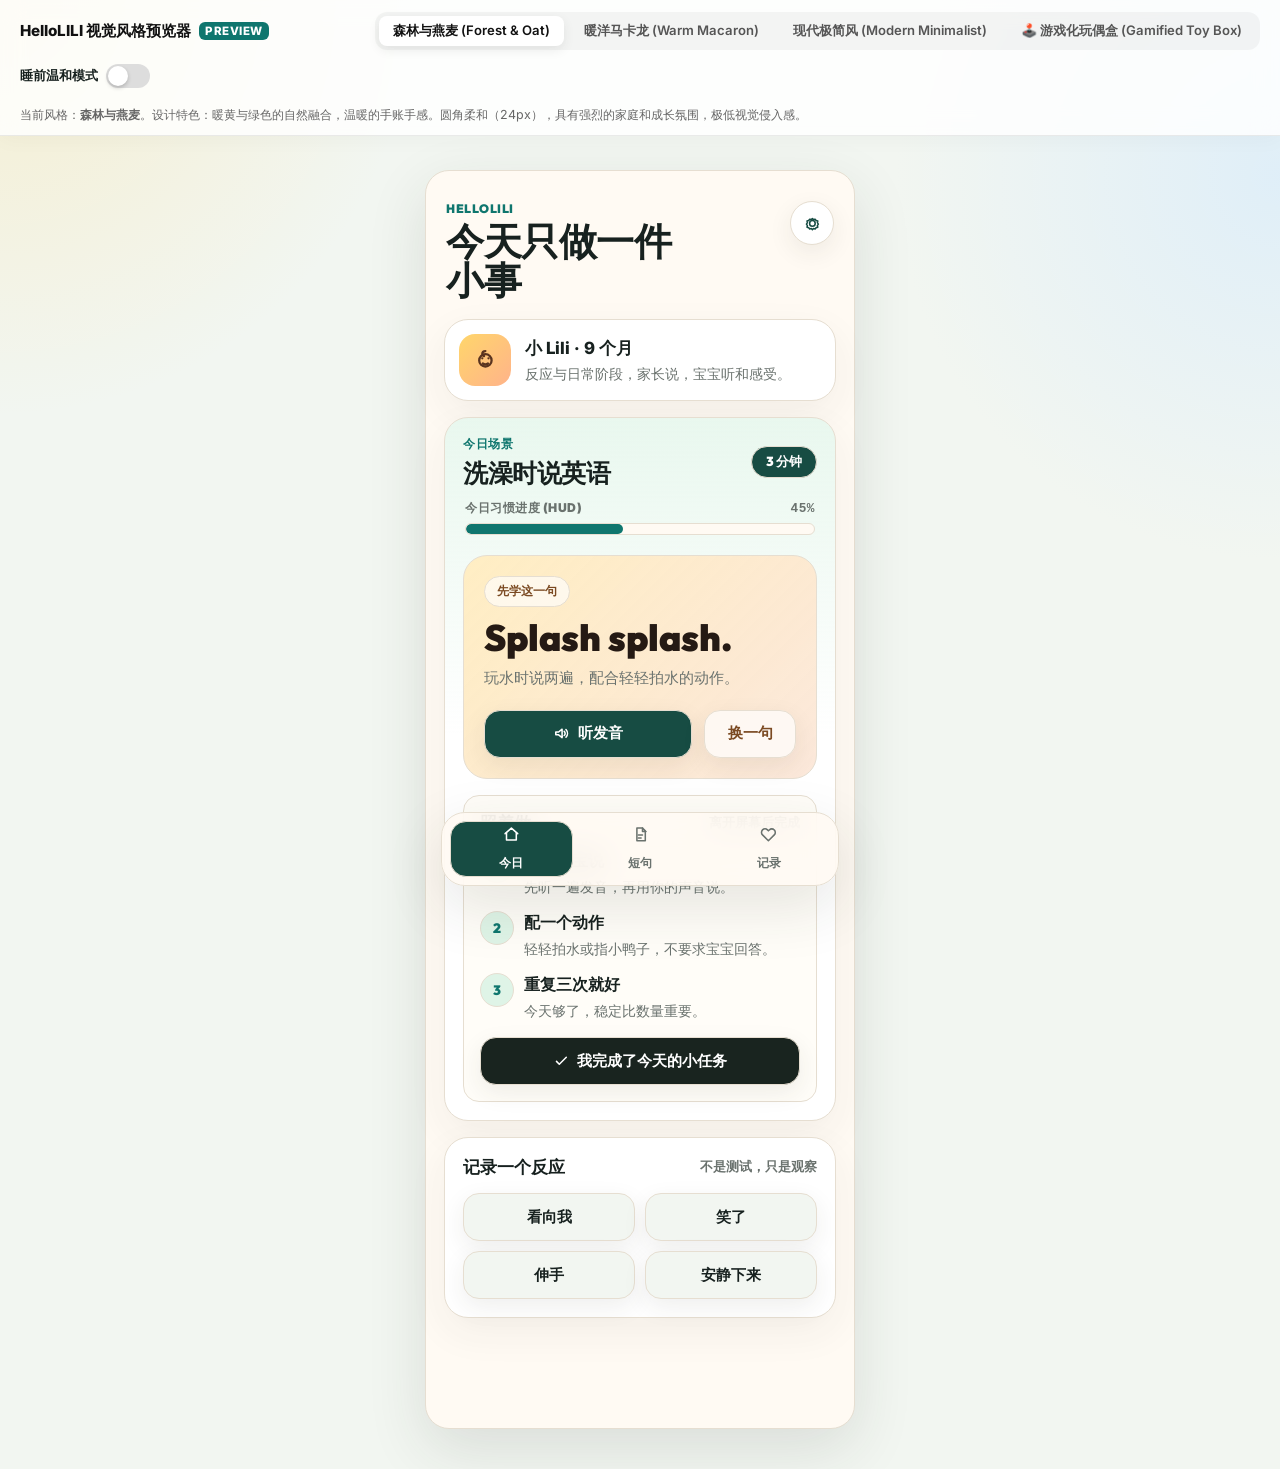
<file: Demo/style_preview.html>
<!doctype html>
<html lang="zh-CN">
  <head>
    <meta charset="utf-8" />
    <meta name="viewport" content="width=device-width, initial-scale=1" />
    <title>HelloLILI English - 视觉风格预览器</title>
    <!-- 引入 Google 字体 -->
    <link href="https://fonts.googleapis.com/css2?family=Fredoka:wght@400;600&family=Outfit:wght@400;600;900&family=Playfair+Display:ital,wght@0,600;1,400&family=Quicksand:wght@500;700&family=Inter:wght@400;600&display=swap" rel="stylesheet" />
    <style>
      /* --- 1. 基础设计标记与主题定义 --- */
      :root {
        /* 默认主题：森林与燕麦 (Forest & Oat) */
        --bg-page: #f2f6f1;
        --bg-ambient: radial-gradient(circle at 0 0, rgba(255, 214, 107, 0.25), transparent 26rem),
                      radial-gradient(circle at 100% 12%, rgba(205, 231, 255, 0.5), transparent 24rem);
        --bg-phone: #fffaf3;
        --bg-card: #ffffff;

        --text-main: #17211f;
        --text-muted: #6a726e;

        --border-width: 1px;
        --border-line: #e6ded1;

        --color-mint-light: #dff4e7;
        --color-mint-strong: #0f766e;
        --color-primary: #174c43;
        --color-accent: #ffb38a;
        --color-accent-hover: #ff9e6b;
        --color-highlight: #ffd66b;
        --color-kicker: #0f766e;
        --color-baby-gradient: linear-gradient(135deg, #ffd66b, #ffb38a);
        --color-baby-text: #5a341f;
        --color-phrase-card: linear-gradient(135deg, rgba(255, 214, 107, 0.32), rgba(247, 210, 196, 0.45));
        --color-phrase-bg: #fff9ed;
        --color-phrase-kicker: #7b4a22;
        --color-phrase-text: #251a14;
        --color-routine-bg: #fffdf8;
        --color-btn-done: #19241f;

        --font-headings: 'Outfit', 'Quicksand', sans-serif;
        --font-body: 'Inter', ui-sans-serif, system-ui, -apple-system, sans-serif;

        --radius-large: 24px;
        --radius-medium: 16px;
        --shadow-app: 0 20px 60px rgba(45, 52, 44, 0.12);
        --shadow-card: 0 14px 40px rgba(45, 52, 44, 0.06);
        --shadow-btn: 0 8px 24px rgba(45, 52, 44, 0.08);
      }

      /* 风格一：森林与燕麦 (Forest & Oat) 显式类名 */
      body.theme-organic {
        --bg-page: #f2f6f1;
        --bg-ambient: radial-gradient(circle at 0 0, rgba(255, 214, 107, 0.25), transparent 26rem),
                      radial-gradient(circle at 100% 12%, rgba(205, 231, 255, 0.5), transparent 24rem);
        --bg-phone: #fffaf3;
        --bg-card: #ffffff;
        --text-main: #17211f;
        --text-muted: #6a726e;
        --border-width: 1px;
        --border-line: #e6ded1;
        --color-mint-light: #dff4e7;
        --color-mint-strong: #0f766e;
        --color-primary: #174c43;
        --color-accent: #ffb38a;
        --color-accent-hover: #ff9e6b;
        --color-highlight: #ffd66b;
        --color-kicker: #0f766e;
        --color-baby-gradient: linear-gradient(135deg, #ffd66b, #ffb38a);
        --color-baby-text: #5a341f;
        --color-phrase-card: linear-gradient(135deg, rgba(255, 214, 107, 0.32), rgba(247, 210, 196, 0.45));
        --color-phrase-bg: #fff9ed;
        --color-phrase-kicker: #7b4a22;
        --color-phrase-text: #251a14;
        --color-routine-bg: #fffdf8;
        --color-btn-done: #19241f;
        --font-headings: 'Outfit', 'Quicksand', sans-serif;
        --radius-large: 24px;
        --radius-medium: 16px;
        --shadow-app: 0 20px 60px rgba(45, 52, 44, 0.12);
        --shadow-card: 0 14px 40px rgba(45, 52, 44, 0.06);
        --shadow-btn: 0 8px 24px rgba(45, 52, 44, 0.08);
      }

      /* 风格二：暖洋马卡龙 (Warm Macaron) 类名 */
      body.theme-macaron {
        --bg-page: #fbf7f5;
        --bg-ambient: radial-gradient(circle at 0 0, rgba(255, 179, 186, 0.3), transparent 26rem),
                      radial-gradient(circle at 100% 12%, rgba(186, 255, 201, 0.3), transparent 24rem);
        --bg-phone: #fff5f5;
        --bg-card: #ffffff;

        --text-main: #4a3530; /* 暖朱古力色 */
        --text-muted: #8c736c;
        --border-width: 1px;
        --border-line: #f5e3e0;

        --color-mint-light: #e8f8f2;
        --color-mint-strong: #40bfa3; /* 马卡龙绿 */
        --color-primary: #ff8b94; /* 马卡龙草莓红 */
        --color-accent: #ffd3b6; /* 杏黄 */
        --color-accent-hover: #ffbfa3;
        --color-highlight: #ffaaa5; /* 软珊瑚橘 */
        --color-kicker: #ff8b94;
        --color-baby-gradient: linear-gradient(135deg, #ffd3b6, #ffaaa5);
        --color-baby-text: #5a341f;
        --color-phrase-card: linear-gradient(135deg, rgba(255, 170, 165, 0.25), rgba(255, 211, 182, 0.45));
        --color-phrase-bg: #fffbf8;
        --color-phrase-kicker: #b05c4a;
        --color-phrase-text: #4a3530;
        --color-routine-bg: #fffbf8;
        --color-btn-done: #4a3530;

        --font-headings: 'Fredoka', 'Quicksand', sans-serif;
        --radius-large: 32px; /* 更圆润 */
        --radius-medium: 20px;
        --shadow-app: 0 20px 60px rgba(255, 139, 148, 0.12);
        --shadow-card: 0 14px 40px rgba(255, 139, 148, 0.06);
        --shadow-btn: 0 8px 24px rgba(255, 139, 148, 0.08);
      }

      /* 风格三：现代极简风 (Modern Minimalist) 类名 */
      body.theme-minimalist {
        --bg-page: #f4f4f4;
        --bg-ambient: none;
        --bg-phone: #fafafa;
        --bg-card: #ffffff;

        --text-main: #111111;
        --text-muted: #777777;
        --border-width: 1px;
        --border-line: #eeeeee;

        --color-mint-light: #e2f0d9;
        --color-mint-strong: #0f3d3e;
        --color-primary: #0f3d3e; /* 典雅深青墨绿 */
        --color-accent: #e2d782; /* 复古浅金 */
        --color-accent-hover: #d4c668;
        --color-highlight: #100f0f;
        --color-kicker: #0f3d3e;
        --color-baby-gradient: linear-gradient(135deg, #f0ebd4, #e2d782);
        --color-baby-text: #2f2a15;
        --color-phrase-card: none;
        --color-phrase-bg: #f5f5f5;
        --color-phrase-kicker: #555555;
        --color-phrase-text: #111111;
        --color-routine-bg: #ffffff;
        --color-btn-done: #111111;

        --font-headings: 'Playfair Display', Georgia, serif;
        --radius-large: 12px; /* 更加克制的小圆角 */
        --radius-medium: 8px;
        --shadow-app: 0 20px 40px rgba(0, 0, 0, 0.05);
        --shadow-card: 0 4px 20px rgba(0, 0, 0, 0.02);
        --shadow-btn: 0 4px 12px rgba(0, 0, 0, 0.04);
      }

      /* 风格四：游戏化玩偶盒 (Gamified Toy Box) - 新粗野主义 + 幼态设计 */
      body.theme-gamified {
        --bg-page: #e2e8f0;
        --bg-ambient: radial-gradient(circle at 0 0, rgba(255, 123, 147, 0.15), transparent 26rem),
                      radial-gradient(circle at 100% 12%, rgba(93, 140, 252, 0.15), transparent 24rem);
        --bg-phone: #ffeba6; /* 亮黄游戏机底色 */
        --bg-card: #ffffff;

        --text-main: #000000;
        --text-muted: #1a1a1a;

        --border-width: 3px; /* 粗描边 */
        --border-line: #000000; /* 纯黑框 */

        --color-mint-light: #a8e6cf; /* 爆款绿 */
        --color-mint-strong: #00a884;
        --color-primary: #ff7b93; /* 街机粉 */
        --color-accent: #5d8cfc; /* 街机蓝 */
        --color-accent-hover: #4175e8;
        --color-highlight: #ffde6a;
        --color-kicker: #ff7b93;
        --color-baby-gradient: linear-gradient(135deg, #ff7b93, #5d8cfc);
        --color-baby-text: #ffffff;
        --color-phrase-card: none;
        --color-phrase-bg: #ffffff;
        --color-phrase-kicker: #000000;
        --color-phrase-text: #000000;
        --color-routine-bg: #ffffff;
        --color-btn-done: #000000;

        --font-headings: 'Fredoka', 'Quicksand', sans-serif;
        --radius-large: 28px; /* 极圆润幼态 */
        --radius-medium: 18px;
        --shadow-app: 8px 8px 0px #000000; /* 纯黑硬投影 */
        --shadow-card: 4px 4px 0px #000000; /* 纯黑硬投影 */
        --shadow-btn: 3px 3px 0px #000000; /* 纯黑硬投影 */
      }

      /* 睡前模式对非游戏化主题的覆盖 */
      body.bedtime-mode:not(.theme-gamified) {
        --bg-page: #15100c;
        --bg-ambient: none;
        --bg-phone: #1c1510;
        --bg-card: #241c16;
        --text-main: #f0e6df;
        --text-muted: #a3958c;
        --border-width: 1px;
        --border-line: #3b2f27;
        --color-mint-light: #1c322b;
        --color-mint-strong: #3b8c7e;
        --color-primary: #cc7852;
        --color-accent: #cc9f3d;
        --color-accent-hover: #b58c30;
        --color-highlight: #3b2f27;
        --color-kicker: #cc7852;
        --color-baby-gradient: linear-gradient(135deg, #3b2f27, #241c16);
        --color-baby-text: #f0e6df;
        --color-phrase-card: linear-gradient(135deg, rgba(204, 159, 61, 0.15), rgba(204, 120, 82, 0.15));
        --color-phrase-bg: #2d231b;
        --color-phrase-kicker: #cc9f3d;
        --color-phrase-text: #f0e6df;
        --color-routine-bg: #241c16;
        --color-btn-done: #cc7852;
        --shadow-app: 0 20px 60px rgba(0, 0, 0, 0.6);
        --shadow-card: 0 10px 30px rgba(0, 0, 0, 0.3);
        --shadow-btn: 0 8px 16px rgba(0, 0, 0, 0.4);
      }

      /* 睡前模式对游戏化主题的专属覆盖（保留粗描边与硬阴影，改变配色为琥珀暗金色） */
      body.bedtime-mode.theme-gamified {
        --bg-page: #120d0a;
        --bg-ambient: none;
        --bg-phone: #1e1611; /* 深茶色游戏机 */
        --bg-card: #2c201a;
        --text-main: #f0e6df;
        --text-muted: #a3958c;

        --border-width: 3px;
        --border-line: #f0e6df; /* 燕麦白粗边框 */

        --color-mint-light: #1c322b;
        --color-mint-strong: #3b8c7e;
        --color-primary: #cc7852; /* 陶土红 */
        --color-accent: #cc9f3d; /* 琥珀金 */
        --color-accent-hover: #b58c30;
        --color-highlight: #3b2f27;
        --color-kicker: #cc7852;
        --color-baby-gradient: linear-gradient(135deg, #3b2f27, #2c201a);
        --color-baby-text: #f0e6df;
        --color-phrase-card: none;
        --color-phrase-bg: #231914;
        --color-phrase-kicker: #cc9f3d;
        --color-phrase-text: #f0e6df;
        --color-routine-bg: #2c201a;
        --color-btn-done: #cc7852;

        --shadow-app: 8px 8px 0px #cc9f3d; /* 琥珀金硬投影 */
        --shadow-card: 4px 4px 0px #cc9f3d; /* 琥珀金硬投影 */
        --shadow-btn: 3px 3px 0px #cc9f3d; /* 琥珀金硬投影 */
      }

      /* --- 2. 预览控制器控制台 (Theme Switcher Control Bar) --- */
      .preview-console {
        position: sticky;
        top: 0;
        z-index: 1000;
        width: 100%;
        padding: 12px 20px;
        background: rgba(255, 255, 255, 0.82);
        backdrop-filter: blur(12px);
        -webkit-backdrop-filter: blur(12px);
        border-bottom: 1px solid rgba(0, 0, 0, 0.08);
        box-shadow: 0 4px 20px rgba(0, 0, 0, 0.03);
        display: flex;
        flex-wrap: wrap;
        align-items: center;
        justify-content: space-between;
        gap: 14px;
        font-family: var(--font-body);
        transition: background 0.3s, border-color 0.3s;
      }

      body.bedtime-mode .preview-console {
        background: rgba(28, 21, 16, 0.85);
        border-bottom-color: rgba(255, 255, 255, 0.08);
        color: #f0e6df;
      }

      .preview-title {
        display: flex;
        align-items: center;
        gap: 8px;
        margin: 0;
        font-size: 0.95rem;
        font-weight: 800;
        color: #111111;
      }
      body.bedtime-mode .preview-title {
        color: #f0e6df;
      }
      .preview-title span {
        background: #0f766e;
        color: white;
        padding: 2px 6px;
        border-radius: 6px;
        font-size: 0.72rem;
        text-transform: uppercase;
        letter-spacing: 0.5px;
      }
      body.bedtime-mode .preview-title span {
        background: #cc7852;
      }

      .theme-btn-group {
        display: flex;
        flex-wrap: wrap;
        gap: 6px;
        background: rgba(0, 0, 0, 0.04);
        padding: 4px;
        border-radius: 12px;
      }
      body.bedtime-mode .theme-btn-group {
        background: rgba(255, 255, 255, 0.06);
      }

      .theme-btn {
        border: 0;
        background: transparent;
        padding: 6px 14px;
        border-radius: 8px;
        font-size: 0.82rem;
        font-weight: 600;
        color: #555555;
        cursor: pointer;
        transition: all 0.2s cubic-bezier(0.4, 0, 0.2, 1);
      }
      body.bedtime-mode .theme-btn {
        color: #a3958c;
      }

      .theme-btn.active {
        background: #ffffff;
        color: #111111;
        box-shadow: 0 4px 12px rgba(0, 0, 0, 0.08);
      }
      body.bedtime-mode .theme-btn.active {
        background: #241c16;
        color: #f0e6df;
        box-shadow: 0 4px 12px rgba(0, 0, 0, 0.3);
      }

      .toggle-switch-container {
        display: flex;
        align-items: center;
        gap: 8px;
        font-size: 0.82rem;
        font-weight: 700;
        cursor: pointer;
        user-select: none;
      }

      .switch-track {
        width: 44px;
        height: 24px;
        background: #ddd;
        border-radius: 99px;
        position: relative;
        transition: background 0.3s;
      }
      .switch-track::after {
        content: '';
        position: absolute;
        top: 2px;
        left: 2px;
        width: 20px;
        height: 20px;
        background: white;
        border-radius: 50%;
        box-shadow: 0 2px 4px rgba(0,0,0,0.2);
        transition: transform 0.3s cubic-bezier(0.4, 0, 0.2, 1);
      }

      .toggle-switch-container.active .switch-track {
        background: #cc9f3d;
      }
      .toggle-switch-container.active .switch-track::after {
        transform: translateX(20px);
      }

      .theme-tip {
        width: 100%;
        margin: 4px 0 0 0;
        font-size: 0.78rem;
        color: #666;
        transition: color 0.3s;
        line-height: 1.4;
      }
      body.bedtime-mode .theme-tip {
        color: #a3958c;
      }

      /* --- 3. 基础页面重置与排版 --- */
      * {
        box-sizing: border-box;
      }

      html {
        min-width: 320px;
        scroll-behavior: smooth;
      }

      body {
        margin: 0;
        min-width: 320px;
        min-height: 100vh;
        background: var(--bg-ambient), var(--bg-page);
        color: var(--text-main);
        font-family: var(--font-body);
        transition: background 0.3s, color 0.3s;
      }

      button,
      select {
        font: inherit;
      }

      button {
        cursor: pointer;
        outline: none;
      }

      a {
        color: inherit;
        text-decoration: none;
      }

      .icon-sprite {
        display: none;
      }

      svg {
        width: 1.05rem;
        height: 1.05rem;
        fill: none;
        stroke: currentColor;
        stroke-linecap: round;
        stroke-linejoin: round;
        stroke-width: 2.2;
      }

      /* --- 4. 模拟手机框架布局 (Phone Container) --- */
      .phone-app {
        width: min(100%, 430px);
        min-height: calc(100vh - 80px);
        margin: 0 auto;
        padding: 24px 18px 110px;
        background: var(--bg-phone);
        transition: background 0.3s;
        box-shadow: var(--shadow-app);
        border: var(--border-width) solid var(--border-line);
        border-radius: var(--radius-large);
      }

      .app-header {
        display: flex;
        align-items: flex-start;
        justify-content: space-between;
        gap: 14px;
        padding: 6px 2px 20px;
      }

      .kicker {
        margin: 0 0 6px;
        color: var(--color-kicker);
        font-size: 0.76rem;
        font-weight: 900;
        letter-spacing: 0.5px;
        text-transform: uppercase;
        font-family: var(--font-headings);
        transition: color 0.3s;
      }

      h1,
      h2,
      p {
        overflow-wrap: anywhere;
      }

      h1,
      h2 {
        margin: 0;
        font-family: var(--font-headings);
        letter-spacing: -0.5px;
        transition: color 0.3s;
      }

      h1 {
        max-width: 15rem;
        font-size: 2.35rem;
        line-height: 1.02;
        font-weight: 900;
      }

      h2 {
        font-size: 1.55rem;
        line-height: 1.15;
        font-weight: 800;
      }

      .round-button,
      .primary-action,
      .ghost-action,
      .done-button,
      .response-grid button,
      .rate-options button,
      .simple-tools button {
        border: var(--border-width) solid var(--border-line);
        -webkit-tap-highlight-color: transparent;
        transition: transform 0.1s, box-shadow 0.1s, background 0.2s, color 0.2s;
      }

      /* 非游戏化主题的按压特效：轻微缩放 */
      body:not(.theme-gamified) .round-button:active,
      body:not(.theme-gamified) .primary-action:active,
      body:not(.theme-gamified) .ghost-action:active,
      body:not(.theme-gamified) .done-button:active,
      body:not(.theme-gamified) .response-grid button:active,
      body:not(.theme-gamified) .rate-options button:active {
        transform: scale(0.96);
      }

      /* 游戏化主题的物理位移与消融阴影特效 */
      body.theme-gamified .round-button:active,
      body.theme-gamified .primary-action:active,
      body.theme-gamified .ghost-action:active,
      body.theme-gamified .done-button:active,
      body.theme-gamified .response-grid button:active,
      body.theme-gamified .rate-options button:active,
      body.theme-gamified .child-card:active,
      body.theme-gamified .today-card:active {
        transform: translate(3px, 3px) !important;
        box-shadow: 0px 0px 0px rgba(0,0,0,0) !important;
      }

      .round-button {
        display: grid;
        flex: 0 0 auto;
        width: 44px;
        height: 44px;
        place-items: center;
        border-radius: 50%;
        background: var(--bg-card);
        color: var(--color-primary);
        box-shadow: var(--shadow-btn);
      }

      /* 婴儿阶段状态卡片 */
      .child-card {
        display: flex;
        align-items: center;
        gap: 14px;
        padding: 14px;
        margin-bottom: 16px;
        border: var(--border-width) solid var(--border-line);
        border-radius: var(--radius-large);
        background: var(--bg-card);
        box-shadow: var(--shadow-card);
        transition: transform 0.1s, box-shadow 0.1s, background 0.3s, border-color 0.3s, border-radius 0.3s;
      }

      .baby-mark {
        display: grid;
        flex: 0 0 auto;
        width: 52px;
        height: 52px;
        place-items: center;
        border-radius: var(--radius-medium);
        background: var(--color-baby-gradient);
        color: var(--color-baby-text);
        transition: background 0.3s, border-radius 0.3s;
      }

      .baby-mark svg {
        width: 1.55rem;
        height: 1.55rem;
      }

      .child-card strong,
      .child-card span {
        display: block;
      }

      .child-card strong {
        font-size: 1.05rem;
        font-weight: 800;
      }

      .child-card span,
      .tiny-note,
      .phrase-meaning,
      .routine-list span {
        color: var(--text-muted);
        line-height: 1.5;
        transition: color 0.3s;
      }

      .child-card span {
        margin-top: 3px;
        font-size: 0.88rem;
      }

      /* 发音设置抽屉 */
      .voice-panel {
        display: grid;
        gap: 14px;
        padding: 18px;
        margin-bottom: 16px;
        border: var(--border-width) solid var(--border-line);
        border-radius: var(--radius-large);
        background: var(--bg-card);
        box-shadow: var(--shadow-card);
        transition: all 0.3s;
      }

      .voice-panel[hidden] {
        display: none;
      }

      .field {
        display: grid;
        gap: 8px;
      }

      .field > span {
        color: var(--text-muted);
        font-size: 0.84rem;
        font-weight: 800;
        transition: color 0.3s;
      }

      select {
        width: 100%;
        min-height: 44px;
        padding: 0 12px;
        border: var(--border-width) solid var(--border-line);
        border-radius: var(--radius-medium);
        background: var(--bg-phone);
        color: var(--text-main);
        transition: all 0.3s;
      }

      .rate-options {
        display: grid;
        grid-template-columns: repeat(2, 1fr);
        gap: 8px;
      }

      .rate-options button {
        min-height: 42px;
        border-radius: var(--radius-medium);
        background: var(--bg-page);
        color: var(--text-muted);
        font-weight: 900;
      }

      .rate-options button.active {
        background: var(--color-primary);
        color: #ffffff;
      }

      .tiny-note {
        margin: 0;
        font-size: 0.78rem;
      }

      /* 今日场景卡片 */
      .today-card {
        padding: 18px;
        border: var(--border-width) solid var(--border-line);
        border-radius: var(--radius-large);
        background: var(--bg-card);
        box-shadow: var(--shadow-card);
        transition: transform 0.1s, box-shadow 0.1s, background 0.3s, border-color 0.3s, border-radius 0.3s;
      }

      body.theme-organic .today-card {
        background: linear-gradient(180deg, rgba(223, 244, 231, 0.7), rgba(255, 255, 255, 0.95) 45%), var(--bg-card);
      }
      body.theme-macaron .today-card {
        background: linear-gradient(180deg, rgba(255, 211, 182, 0.3), rgba(255, 255, 255, 0.95) 45%), var(--bg-card);
      }
      body.bedtime-mode .today-card {
        background: var(--bg-card);
      }

      .today-top,
      .section-title,
      .phrase-actions {
        display: flex;
        align-items: center;
        justify-content: space-between;
        gap: 12px;
      }

      .time-pill {
        display: inline-flex;
        align-items: center;
        min-height: 32px;
        padding: 0 14px;
        border-radius: 999px;
        background: var(--color-primary);
        color: #ffffff;
        font-size: 0.82rem;
        font-weight: 900;
        white-space: nowrap;
        font-family: var(--font-headings);
        transition: all 0.3s;
        border: var(--border-width) solid var(--border-line);
      }
      body.bedtime-mode .time-pill {
        background: var(--color-accent);
        color: var(--color-baby-text);
      }

      /* 核心短句卡片 */
      .phrase-card {
        margin: 20px 0 16px;
        padding: 20px;
        border-radius: var(--radius-large);
        background: var(--color-phrase-card), var(--color-phrase-bg);
        border: var(--border-width) solid var(--border-line);
        transition: all 0.3s;
      }

      .step-label {
        display: inline-flex;
        margin-bottom: 12px;
        padding: 6px 12px;
        border-radius: 999px;
        background: rgba(255, 255, 255, 0.65);
        color: var(--color-phrase-kicker);
        font-size: 0.76rem;
        font-weight: 900;
        transition: all 0.3s;
        border: var(--border-width) solid var(--border-line);
      }
      body.bedtime-mode .step-label {
        background: rgba(0, 0, 0, 0.25);
      }

      .big-phrase {
        margin: 0;
        color: var(--color-phrase-text);
        font-size: 2.3rem;
        font-weight: 950;
        line-height: 1.05;
        font-family: var(--font-headings);
        transition: color 0.3s;
      }

      .phrase-meaning {
        margin: 10px 0 20px;
        font-size: 0.94rem;
      }

      .primary-action,
      .ghost-action,
      .done-button {
        display: inline-flex;
        align-items: center;
        justify-content: center;
        gap: 8px;
        min-height: 48px;
        border-radius: var(--radius-medium);
        font-weight: 900;
        font-size: 0.95rem;
        box-shadow: var(--shadow-btn);
      }

      .primary-action {
        flex: 1;
        background: var(--color-primary);
        color: #ffffff;
      }
      body.bedtime-mode .primary-action {
        background: var(--color-accent);
        color: var(--color-baby-text);
      }

      .ghost-action {
        min-width: 92px;
        padding: 0 14px;
        background: rgba(255, 255, 255, 0.7);
        color: var(--color-phrase-kicker);
      }
      body.bedtime-mode .ghost-action {
        background: rgba(255, 255, 255, 0.05);
        color: var(--text-main);
      }

      /* 游戏化进度属性条 */
      .progress-container {
        margin: 12px 2px;
        display: flex;
        flex-direction: column;
        gap: 6px;
      }
      .progress-label-row {
        display: flex;
        justify-content: space-between;
        align-items: center;
        font-size: 0.76rem;
        font-weight: 900;
        text-transform: uppercase;
        letter-spacing: 0.5px;
        color: var(--text-muted);
      }
      .progress-data-mono {
        font-family: monospace;
        font-size: 0.8rem;
      }
      .progress-bar-track {
        width: 100%;
        height: 12px;
        background: var(--bg-phone);
        border: var(--border-width) solid var(--border-line);
        border-radius: 99px;
        overflow: hidden;
      }
      .progress-bar-fill {
        width: 45%;
        height: 100%;
        background: var(--color-mint-strong);
        border-radius: 99px;
        transition: width 0.3s cubic-bezier(0.4, 0, 0.2, 1);
      }
      /* 游戏化风格下的斜条纹匀速滚动微动画 */
      body.theme-gamified .progress-bar-fill {
        background: repeating-linear-gradient(
          -45deg,
          #ff7b93,
          #ff7b93 8px,
          #000000 8px,
          #000000 16px
        );
        background-size: 23px 23px;
        animation: stripe-scroll 1.2s linear infinite;
      }
      body.theme-gamified.bedtime-mode .progress-bar-fill {
        background: repeating-linear-gradient(
          -45deg,
          #cc7852,
          #cc7852 8px,
          #f0e6df 8px,
          #f0e6df 16px
        );
        background-size: 23px 23px;
      }

      @keyframes stripe-scroll {
        0% { background-position: 0 0; }
        100% { background-position: 23px 0; }
      }

      /* 照着做盒子 */
      .routine-box {
        padding: 16px;
        border-radius: var(--radius-medium);
        background: var(--color-routine-bg);
        border: var(--border-width) solid var(--border-line);
        transition: background 0.3s, border-color 0.3s, border-radius 0.3s;
      }

      .section-title {
        margin-bottom: 14px;
      }

      .section-title span {
        font-size: 1.05rem;
        font-weight: 950;
        font-family: var(--font-headings);
      }

      .section-title small {
        color: var(--text-muted);
        font-size: 0.8rem;
        font-weight: 800;
      }

      .routine-list {
        display: grid;
        gap: 14px;
        padding: 0;
        margin: 0 0 16px;
        list-style: none;
        counter-reset: steps;
      }

      .routine-list li {
        display: grid;
        grid-template-columns: 32px minmax(0, 1fr);
        column-gap: 12px;
      }

      .routine-list li::before {
        display: grid;
        width: 32px;
        height: 32px;
        place-items: center;
        border-radius: 50%;
        background: var(--color-mint-light);
        color: var(--color-mint-strong);
        content: counter(steps);
        counter-increment: steps;
        font-size: 0.85rem;
        font-weight: 950;
        font-family: var(--font-headings);
        transition: all 0.3s;
        border: var(--border-width) solid var(--border-line);
      }

      .routine-list strong,
      .routine-list span {
        display: block;
      }

      .routine-list strong {
        padding-top: 2px;
        font-size: 0.98rem;
        font-weight: 800;
      }

      .routine-list span {
        margin-top: 4px;
        font-size: 0.88rem;
      }

      .done-button {
        width: 100%;
        background: var(--color-btn-done);
        color: #ffffff;
      }
      body.bedtime-mode .done-button {
        background: #3b2f27;
        color: #f0e6df;
      }

      .done-button.is-done {
        background: var(--color-mint-strong);
      }
      body.bedtime-mode .done-button.is-done {
        background: #3b8c7e;
        color: #ffffff;
      }

      /* 反应观察卡片 */
      .response-card,
      .phrase-drawer {
        padding: 18px;
        margin-top: 16px;
        border: var(--border-width) solid var(--border-line);
        border-radius: var(--radius-large);
        background: var(--bg-card);
        box-shadow: var(--shadow-card);
        transition: all 0.3s;
      }

      .response-grid {
        display: grid;
        grid-template-columns: repeat(2, minmax(0, 1fr));
        gap: 10px;
      }

      .response-grid button {
        min-height: 48px;
        border-radius: var(--radius-medium);
        background: var(--bg-page);
        color: var(--text-main);
        font-weight: 900;
        font-size: 0.92rem;
        box-shadow: var(--shadow-btn);
      }

      .response-grid button.active {
        background: var(--color-mint-light);
        color: var(--color-mint-strong);
        box-shadow: inset 0 0 0 2px rgba(15, 118, 110, 0.18);
      }
      body.theme-gamified .response-grid button.active {
        box-shadow: var(--shadow-btn), inset 0 0 0 2px #000000;
      }
      body.bedtime-mode .response-grid button.active {
        background: #1c322b;
        color: #3b8c7e;
        box-shadow: inset 0 0 0 2px rgba(59, 140, 126, 0.4);
      }

      /* 底部导航工具条 */
      .simple-tools {
        position: fixed;
        right: 0;
        bottom: 14px;
        left: 0;
        display: grid;
        grid-template-columns: repeat(3, 1fr);
        gap: 6px;
        width: min(calc(100% - 24px), 398px);
        margin: 0 auto;
        padding: 8px;
        border: var(--border-width) solid var(--border-line);
        border-radius: var(--radius-large);
        background: rgba(255, 255, 255, 0.88);
        box-shadow: var(--shadow-app);
        backdrop-filter: blur(16px);
        -webkit-backdrop-filter: blur(16px);
        transition: all 0.3s;
      }
      body.theme-organic .simple-tools {
        background: rgba(255, 250, 243, 0.88);
      }
      body.theme-macaron .simple-tools {
        background: rgba(255, 245, 245, 0.88);
      }
      body.theme-minimalist .simple-tools {
        background: rgba(250, 250, 250, 0.88);
        border-radius: 12px;
      }
      body.theme-gamified .simple-tools {
        background: #ffeba6;
        border-radius: 20px;
      }
      body.bedtime-mode .simple-tools {
        background: rgba(36, 28, 22, 0.88);
        border-color: var(--border-line);
      }

      .simple-tools a,
      .simple-tools button {
        display: grid;
        gap: 3px;
        min-height: 56px;
        place-items: center;
        border-radius: var(--radius-medium);
        background: transparent;
        color: var(--text-muted);
        font-size: 0.78rem;
        font-weight: 900;
        border: 0;
        transition: all 0.2s;
      }

      .simple-tools a:first-child {
        background: var(--color-primary);
        color: #ffffff;
        border: var(--border-width) solid var(--border-line);
      }
      body.bedtime-mode .simple-tools a:first-child {
        background: var(--color-accent);
        color: var(--color-baby-text);
      }

      .phrase-list {
        display: grid;
        gap: 10px;
      }

      .phrase-item {
        display: grid;
        grid-template-columns: minmax(0, 1fr) 42px;
        gap: 10px;
        align-items: center;
        padding: 14px;
        border: var(--border-width) solid var(--border-line);
        border-radius: var(--radius-medium);
        background: var(--color-routine-bg);
        transition: all 0.3s;
      }

      .phrase-item strong,
      .phrase-item span {
        display: block;
      }

      .phrase-item strong {
        font-size: 1.05rem;
        font-weight: 800;
      }

      .phrase-item span {
        margin-top: 4px;
        color: var(--text-muted);
        font-size: 0.86rem;
        line-height: 1.4;
      }

      .phrase-item button {
        display: grid;
        width: 42px;
        height: 42px;
        place-items: center;
        border: var(--border-width) solid var(--border-line);
        border-radius: var(--radius-medium);
        background: var(--color-mint-light);
        color: var(--color-mint-strong);
        transition: all 0.3s;
      }

      /* --- 5. 电脑网页端自适应预览排版 --- */
      @media (min-width: 760px) {
        body {
          display: flex;
          flex-direction: column;
          align-items: center;
          padding: 0 0 40px 0;
        }

        .phone-app {
          margin-top: 34px;
          min-height: calc(100vh - 150px);
        }
      }

      @media (max-width: 360px) {
        .phone-app {
          padding-right: 12px;
          padding-left: 12px;
        }

        h1 {
          font-size: 2rem;
        }

        .big-phrase {
          font-size: 1.9rem;
        }

        .response-grid {
          grid-template-columns: 1fr;
        }
      }
    </style>
  </head>
  <body class="theme-organic">
    <!-- SVG 图标库 -->
    <svg aria-hidden="true" class="icon-sprite">
      <symbol id="icon-play" viewBox="0 0 24 24">
        <path d="M8 5v14l11-7Z" />
      </symbol>
      <symbol id="icon-check" viewBox="0 0 24 24">
        <path d="m5 12 4 4L19 6" />
      </symbol>
      <symbol id="icon-volume" viewBox="0 0 24 24">
        <path d="M4 10v4h4l5 4V6l-5 4Z" />
        <path d="M16 9a4 4 0 0 1 0 6" />
        <path d="M18.5 6.5a8 8 0 0 1 0 11" />
      </symbol>
      <symbol id="icon-settings" viewBox="0 0 24 24">
        <path d="M12 8a4 4 0 1 0 0 8 4 4 0 0 0 0-8Z" />
        <path d="M4.9 15.1 3.5 13l1.4-2.1-.6-2.4 2.4-.6L8.1 6l2.4.6L12 5l1.5 1.6 2.4-.6 1.4 1.9 2.4.6-.6 2.4L20.5 13l-1.4 2.1.6 2.4-2.4.6-1.4 1.9-2.4-.6L12 21l-1.5-1.6-2.4.6-1.4-1.9-2.4-.6Z" />
      </symbol>
      <symbol id="icon-baby" viewBox="0 0 24 24">
        <path d="M9 10h.01" />
        <path d="M15 10h.01" />
        <path d="M9.5 15a4 4 0 0 0 5 0" />
        <path d="M12 3c-1.7 0-3 1.2-3 2.6 0 1 .7 1.9 1.7 2.3" />
        <path d="M6 12a6 6 0 1 0 12 0 6 6 0 0 0-12 0Z" />
      </symbol>
      <symbol id="icon-home" viewBox="0 0 24 24">
        <path d="m3 11 9-8 9 8" />
        <path d="M5 10v10h14V10" />
      </symbol>
      <symbol id="icon-note" viewBox="0 0 24 24">
        <path d="M7 3h8l4 4v14H7Z" />
        <path d="M15 3v5h5" />
        <path d="M9 13h6" />
        <path d="M9 17h4" />
      </symbol>
      <symbol id="icon-heart" viewBox="0 0 24 24">
        <path d="M20.4 5.6a5 5 0 0 0-7.1 0L12 6.9l-1.3-1.3a5 5 0 0 0-7.1 7.1L12 21l8.4-8.3a5 5 0 0 0 0-7.1Z" />
      </symbol>
    </svg>

    <!-- 顶层风格选择控制器 -->
    <header class="preview-console">
      <div class="preview-title">
        HelloLILI 视觉风格预览器 <span>Preview</span>
      </div>
      <div class="theme-btn-group" role="group" aria-label="主题选择">
        <button type="button" class="theme-btn active" data-theme="organic" onclick="switchTheme('organic', this)">森林与燕麦 (Forest & Oat)</button>
        <button type="button" class="theme-btn" data-theme="macaron" onclick="switchTheme('macaron', this)">暖洋马卡龙 (Warm Macaron)</button>
        <button type="button" class="theme-btn" data-theme="minimalist" onclick="switchTheme('minimalist', this)">现代极简风 (Modern Minimalist)</button>
        <button type="button" class="theme-btn" data-theme="gamified" onclick="switchTheme('gamified', this)">🕹️ 游戏化玩偶盒 (Gamified Toy Box)</button>
      </div>
      <div class="toggle-switch-container" id="bedtimeToggle" onclick="toggleBedtime()">
        <span>睡前温和模式</span>
        <div class="switch-track"></div>
      </div>
      <div class="theme-tip" id="themeDescription">
        当前风格：<strong>森林与燕麦</strong>。设计特色：暖黄与绿色的自然融合，温暖的手账手感。圆角柔和（24px），具有强烈的家庭和成长氛围，极低视觉侵入感。
      </div>
    </header>

    <!-- 手机应用模拟界面 -->
    <main class="phone-app" aria-label="HelloLILI English 移动端首页">
      <header class="app-header">
        <div>
          <p class="kicker">HelloLILI</p>
          <h1>今天只做一件小事</h1>
        </div>
        <button class="round-button" id="voicePanelButton" type="button" aria-controls="voicePanel" aria-expanded="false" title="发音设置">
          <svg><use href="#icon-settings"></use></svg>
        </button>
      </header>

      <!-- 孩子阶段卡片 -->
      <section class="child-card" aria-label="当前阶段">
        <div class="baby-mark">
          <svg><use href="#icon-baby"></use></svg>
        </div>
        <div>
          <strong>小 Lili · 9 个月</strong>
          <span>反应与日常阶段，家长说，宝宝听和感受。</span>
        </div>
      </section>

      <!-- 发音设置抽屉 -->
      <section class="voice-panel" id="voicePanel" hidden>
        <div class="section-title">
          <span>发音设置</span>
          <small>使用浏览器自带 TTS</small>
        </div>
        <label class="field">
          <span>英文音色</span>
          <select id="voiceSelect" aria-label="选择英文音色">
            <option>正在读取音色...</option>
          </select>
        </label>
        <div class="field">
          <span>语速</span>
          <div class="rate-options" aria-label="选择语速">
            <button class="active" type="button" data-rate="0.72">慢速</button>
            <button type="button" data-rate="0.9">自然</button>
          </div>
        </div>
        <p class="tiny-note">如果发音不够生动，说明当前处于本地预览。未来将接入微软/谷歌高品质云端 TTS。</p>
      </section>

      <!-- 今日推荐卡片 -->
      <section class="today-card" id="today">
        <div class="today-top">
          <div>
            <p class="kicker">今日场景</p>
            <h2>洗澡时说英语</h2>
          </div>
          <span class="time-pill">3 分钟</span>
        </div>

        <!-- 新增今日进度属性展示栏 -->
        <div class="progress-container">
          <div class="progress-label-row">
            <span>今日习惯进度 (HUD)</span>
            <span class="progress-data-mono" id="progressVal">45%</span>
          </div>
          <div class="progress-bar-track">
            <div class="progress-bar-fill" id="progressFill"></div>
          </div>
        </div>

        <article class="phrase-card" aria-label="今日核心短句">
          <span class="step-label">先学这一句</span>
          <p class="big-phrase" id="currentPhrase">Splash splash.</p>
          <p class="phrase-meaning" id="currentMeaning">玩水时说两遍，配合轻轻拍水的动作。</p>
          <div class="phrase-actions">
            <button class="primary-action" type="button" id="speakCurrent">
              <svg><use href="#icon-volume"></use></svg>
              听发音
            </button>
            <button class="ghost-action" type="button" id="nextPhrase">换一句</button>
          </div>
        </article>

        <!-- 照着做步骤 -->
        <div class="routine-box">
          <div class="section-title">
            <span>照着做</span>
            <small>离开屏幕后完成</small>
          </div>
          <ol class="routine-list">
            <li>
              <div>
                <strong>看着宝宝说</strong>
                <span>先听一遍发音，再用你的声音说。</span>
              </div>
            </li>
            <li>
              <div>
                <strong>配一个动作</strong>
                <span>轻轻拍水或指小鸭子，不要求宝宝回答。</span>
              </div>
            </li>
            <li>
              <div>
                <strong>重复三次就好</strong>
                <span>今天够了，稳定比数量重要。</span>
              </div>
            </li>
          </ol>
          <button class="done-button" id="finishButton" type="button">
            <svg><use href="#icon-check"></use></svg>
            我完成了今天的小任务
          </button>
        </div>
      </section>

      <!-- 反应记录卡片 -->
      <section class="response-card" id="record">
        <div class="section-title">
          <span>记录一个反应</span>
          <small>不是测试，只是观察</small>
        </div>
        <div class="response-grid" id="responseGrid">
          <button type="button" data-response="look">看向我</button>
          <button type="button" data-response="smile">笑了</button>
          <button type="button" data-response="reach">伸手</button>
          <button type="button" data-response="calm">安静下来</button>
        </div>
      </section>

      <!-- 底部常驻栏 -->
      <section class="simple-tools" aria-label="更多入口">
        <a href="#today">
          <svg><use href="#icon-home"></use></svg>
          <span>今日</span>
        </a>
        <button type="button" id="allPhrasesButton">
          <svg><use href="#icon-note"></use></svg>
          <span>短句</span>
        </button>
        <a href="#record">
          <svg><use href="#icon-heart"></use></svg>
          <span>记录</span>
        </a>
      </section>

      <!-- 弹出词汇抽屉 -->
      <section class="phrase-drawer" id="phraseDrawer" hidden>
        <div class="section-title">
          <span>今天可选短句</span>
          <small>只选一句也可以</small>
        </div>
        <div class="phrase-list" id="phraseList"></div>
      </section>
    </main>

    <!-- 交互脚本 -->
    <script>
      const phrases = [
        {
          text: "Splash splash.",
          meaning: "玩水时说两遍，配合轻轻拍水的动作。",
        },
        {
          text: "Wash your hands.",
          meaning: "洗手时说，动作比解释更重要。",
        },
        {
          text: "Where is your duck?",
          meaning: "指向小鸭子，停顿一下等宝宝看过去。",
        },
        {
          text: "Bath time is over.",
          meaning: "洗澡结束时固定说，帮助建立日常信号。",
        },
      ];

      const themeDescriptions = {
        organic: "当前风格：<strong>森林与燕麦 (Forest & Oat)</strong>。设计特色：暖乳黄底色与深绿色的自然融合。圆角温和柔顺（24px），专为育儿陪伴量身定制，传达一种有机生长与温馨平静的手账感，完全去除屏幕带来的焦虑心理。",
        macaron: "当前风格：<strong>暖洋马卡龙 (Warm Macaron)</strong>。设计特色：软粉红与奶油桃橙色的融合，边角大圆角（32px）十分圆润Q弹。展现出高亲和度、童趣和可爱的一面，适合喜欢温暖明亮插画风格的家庭。",
        minimalist: "当前风格：<strong>现代极简风 (Modern Minimalist)</strong>。设计特色：冷静的灰白配色与深墨绿主调，搭配典雅高档的英文衬线体标题。圆角锋利克制（12px），展现极具格调的现代育儿杂志质感，适合追求极简审美与无干扰体验的父母。",
        gamified: "当前风格：<strong>🕹️ 游戏化玩偶盒 (Gamified Toy Box)</strong>。设计特色：复古掌机与新粗野主义（Neo-Brutalism）结合。<strong>3px 纯黑粗边框与完全不模糊的硬重投影</strong>，按钮按下时向右下方位移 3px 并且投影瞬间消融，具备爽快的机械实体手感。进度条呈现出<b>滚动的黑粉糖果斜条纹微动画</b>，将英语打卡仪式塑造成 RPG 游戏里的探索图鉴。"
      };

      let phraseIndex = 0;
      let selectedRate = 0.72;
      let voices = [];

      // 主题切换函数
      function switchTheme(themeName, btnElement) {
        // 更新激活按钮样式
        const buttons = document.querySelectorAll('.theme-btn');
        buttons.forEach(btn => btn.classList.remove('active'));
        btnElement.classList.add('active');

        // 更新Body类名
        document.body.className = '';
        document.body.classList.add(`theme-${themeName}`);

        // 检查睡前模式是否激活并维持
        const isBedtime = document.getElementById('bedtimeToggle').classList.contains('active');
        if (isBedtime) {
          document.body.classList.add('bedtime-mode');
        }

        // 更新控制台说明文字
        document.getElementById('themeDescription').innerHTML = themeDescriptions[themeName];
      }

      // 睡前模式切换
      function toggleBedtime() {
        const toggle = document.getElementById('bedtimeToggle');
        const isActive = toggle.classList.toggle('active');

        if (isActive) {
          document.body.classList.add('bedtime-mode');
        } else {
          document.body.classList.remove('bedtime-mode');
        }
      }

      // UI 基础交互
      const currentPhrase = document.querySelector("#currentPhrase");
      const currentMeaning = document.querySelector("#currentMeaning");
      const speakCurrent = document.querySelector("#speakCurrent");
      const nextPhrase = document.querySelector("#nextPhrase");
      const finishButton = document.querySelector("#finishButton");
      const responseButtons = document.querySelectorAll("[data-response]");
      const voicePanelButton = document.querySelector("#voicePanelButton");
      const voicePanel = document.querySelector("#voicePanel");
      const voiceSelect = document.querySelector("#voiceSelect");
      const rateButtons = document.querySelectorAll("[data-rate]");
      const allPhrasesButton = document.querySelector("#allPhrasesButton");
      const phraseDrawer = document.querySelector("#phraseDrawer");
      const phraseList = document.querySelector("#phraseList");
      const progressFill = document.querySelector("#progressFill");
      const progressVal = document.querySelector("#progressVal");

      const renderCurrentPhrase = () => {
        const phrase = phrases[phraseIndex];
        currentPhrase.textContent = phrase.text;
        currentMeaning.textContent = phrase.meaning;
      };

      const getPreferredVoice = () => {
        const exactVoice = voices.find((v) => v.name.includes("Google") && v.lang.startsWith("en"));
        if (exactVoice) return exactVoice;
        return (
          voices.find((v) => v.lang === "en-US") ||
          voices.find((v) => v.lang.startsWith("en")) ||
          null
        );
      };

      const speak = (text) => {
        if (!("speechSynthesis" in window)) return;
        window.speechSynthesis.cancel();
        const utterance = new SpeechSynthesisUtterance(text);
        const voice = getPreferredVoice();
        utterance.lang = voice?.lang || "en-US";
        utterance.voice = voice;
        utterance.rate = selectedRate;
        window.speechSynthesis.speak(utterance);
      };

      const loadVoices = () => {
        if (!("speechSynthesis" in window)) {
          voiceSelect.innerHTML = "<option>当前浏览器不支持 TTS</option>";
          voiceSelect.disabled = true;
          return;
        }

        voices = window.speechSynthesis
          .getVoices()
          .filter((v) => v.lang.toLowerCase().startsWith("en"))
          .sort((a, b) => a.lang.localeCompare(b.lang));

        voiceSelect.innerHTML = "";
        if (!voices.length) {
          voiceSelect.innerHTML = "<option>没有找到英文音色</option>";
          return;
        }

        voices.forEach((v) => {
          const option = document.createElement("option");
          option.value = v.name;
          option.textContent = `${v.name} · ${v.lang}`;
          option.selected = v === getPreferredVoice();
          voiceSelect.append(option);
        });
      };

      const renderPhrases = () => {
        phraseList.innerHTML = "";
        phrases.forEach((phrase, index) => {
          const item = document.createElement("div");
          item.className = "phrase-item";

          const copy = document.createElement("div");
          const title = document.createElement("strong");
          title.textContent = phrase.text;
          const meaning = document.createElement("span");
          meaning.textContent = phrase.meaning;
          copy.append(title, meaning);

          const btn = document.createElement("button");
          btn.type = "button";
          btn.setAttribute("aria-label", `选择并播放 ${phrase.text}`);
          btn.innerHTML = '<svg><use href="#icon-volume"></use></svg>';
          btn.addEventListener("click", () => {
            phraseIndex = index;
            renderCurrentPhrase();
            speak(phrase.text);
          });

          item.append(copy, btn);
          phraseList.append(item);
        });
      };

      // 发音抽屉开关
      voicePanelButton.addEventListener("click", () => {
        const nextOpen = voicePanel.hidden;
        voicePanel.hidden = !nextOpen;
        voicePanelButton.setAttribute("aria-expanded", String(nextOpen));
      });

      speakCurrent.addEventListener("click", () => {
        speak(currentPhrase.textContent);
      });

      nextPhrase.addEventListener("click", () => {
        phraseIndex = (phraseIndex + 1) % phrases.length;
        renderCurrentPhrase();
      });

      // 打卡行为关联属性值升级
      finishButton.addEventListener("click", () => {
        const done = finishButton.classList.toggle("is-done");
        if (done) {
          finishButton.innerHTML = '<svg><use href="#icon-check"></use></svg>今天完成了';
          progressFill.style.width = "100%";
          progressVal.textContent = "100% (MAX)";
        } else {
          finishButton.innerHTML = '<svg><use href="#icon-check"></use></svg>我完成了今天的小任务';
          progressFill.style.width = "45%";
          progressVal.textContent = "45%";
        }
      });

      responseButtons.forEach((btn) => {
        btn.addEventListener("click", () => {
          btn.classList.toggle("active");
        });
      });

      allPhrasesButton.addEventListener("click", () => {
        phraseDrawer.hidden = !phraseDrawer.hidden;
        if (!phraseDrawer.hidden) {
          phraseDrawer.scrollIntoView({ behavior: "smooth", block: "nearest" });
        }
      });

      rateButtons.forEach((btn) => {
        btn.addEventListener("click", () => {
          rateButtons.forEach(b => b.classList.remove('active'));
          btn.classList.add('active');
          selectedRate = Number(btn.dataset.rate);
          speak(currentPhrase.textContent);
        });
      });

      renderCurrentPhrase();
      renderPhrases();
      loadVoices();

      if ("speechSynthesis" in window) {
        window.speechSynthesis.addEventListener("voiceschanged", loadVoices);
      }
    </script>
  </body>
</html>
</file>
<file: styles.css>
/* --- 1. 游戏化玩偶盒设计系统 Token --- */
:root {
  --bg-page: #e2e8f0;
  --bg-ambient: radial-gradient(circle at 0 0, rgba(255, 123, 147, 0.15), transparent 26rem),
                radial-gradient(circle at 100% 12%, rgba(93, 140, 252, 0.15), transparent 24rem);
  --bg-phone: #ffeba6; /* 亮黄电玩机身底色 */
  --bg-card: #ffffff;

  --text-main: #000000;
  --text-muted: #333333;

  --border-width: 3px; /* 经典粗描边 */
  --border-line: #000000; /* 纯黑线 */

  --color-mint-light: #a8e6cf; /* 习惯激活浅绿 */
  --color-mint-strong: #00a884; /* 习惯激活强绿 */
  --color-primary: #ff7b93; /* 街机粉 */
  --color-accent: #5d8cfc; /* 电玩蓝 */
  --color-accent-hover: #4175e8;
  --color-highlight: #ffde6a;
  --color-kicker: #ff7b93;
  --color-baby-gradient: linear-gradient(135deg, #ff7b93, #5d8cfc);
  --color-baby-text: #ffffff;
  --color-phrase-card: none;
  --color-phrase-bg: #ffffff;
  --color-phrase-kicker: #000000;
  --color-phrase-text: #000000;
  --color-routine-bg: #ffffff;
  --color-btn-done: #000000;

  --font-headings: 'Fredoka', 'Quicksand', sans-serif;
  --font-body: 'Inter', ui-sans-serif, system-ui, -apple-system, "Microsoft YaHei", sans-serif;

  --radius-large: 28px; /* 极致圆润幼态 */
  --radius-medium: 18px;
  --shadow-app: 8px 8px 0px #000000; /* 纯黑硬偏置阴影 */
  --shadow-card: 4px 4px 0px #000000;
  --shadow-btn: 3px 3px 0px #000000;
}

/* 睡前温和模式 (Bedtime Mode) - 琥珀金色粗野主义暗黑掌机 */
body.bedtime-mode {
  --bg-page: #120d0a;
  --bg-ambient: none;
  --bg-phone: #1e1611; /* 深茶色机身 */
  --bg-card: #2c201a;

  --text-main: #f0e6df; /* 燕麦白文字 */
  --text-muted: #a3958c; /* 灰褐辅助字 */

  --border-width: 3px;
  --border-line: #f0e6df; /* 燕麦白粗线 */

  --color-mint-light: #1c322b;
  --color-mint-strong: #3b8c7e;
  --color-primary: #cc7852; /* 陶土红 */
  --color-accent: #cc9f3d; /* 琥珀金 */
  --color-accent-hover: #b58c30;
  --color-highlight: #3b2f27;
  --color-kicker: #cc7852;
  --color-baby-gradient: linear-gradient(135deg, #3b2f27, #2c201a);
  --color-baby-text: #f0e6df;
  --color-phrase-card: none;
  --color-phrase-bg: #231914;
  --color-phrase-kicker: #cc9f3d;
  --color-phrase-text: #f0e6df;
  --color-routine-bg: #2c201a;
  --color-btn-done: #cc7852;

  --shadow-app: 8px 8px 0px #cc9f3d; /* 琥珀金硬投影 */
  --shadow-card: 4px 4px 0px #cc9f3d;
  --shadow-btn: 3px 3px 0px #cc9f3d;
}

/* --- 2. 全局重置与响应式排版 --- */
* {
  box-sizing: border-box;
}

html {
  scroll-behavior: smooth;
}

body {
  margin: 0;
  min-height: 100vh;
  background: var(--bg-ambient), var(--bg-page);
  color: var(--text-main);
  font-family: var(--font-body);
  transition: background 0.3s, color 0.3s;
}

/* 消除游戏化风格的慢过渡，增加机械点击的爽快瞬发反馈 */
body.theme-gamified *,
body * {
  transition: background 0.15s, color 0.15s, border-color 0.15s, transform 0.1s, box-shadow 0.1s;
}

button,
select,
input {
  font: inherit;
}

button {
  cursor: pointer;
}

a {
  color: inherit;
  text-decoration: none;
}

.icon-sprite {
  display: none;
}

svg {
  width: 1.15rem;
  height: 1.15rem;
  fill: none;
  stroke: currentColor;
  stroke-linecap: round;
  stroke-linejoin: round;
  stroke-width: 2.5; /* 略微加粗图标线条以契合粗野主义 */
}

/* --- 3. 移动端应用容器布局 --- */
.phone-app {
  width: min(100%, 430px);
  min-height: 100vh;
  margin: 0 auto;
  padding: 24px 20px calc(96px + env(safe-area-inset-bottom)); /* 适配手机安全区 */
  background: var(--bg-phone);
  border-left: var(--border-width) solid var(--border-line);
  border-right: var(--border-width) solid var(--border-line);
  box-shadow: var(--shadow-app);
}

/* 头部排版 - 彻底移除最大宽度限制，防止文字截断 */
.app-header {
  display: flex;
  align-items: flex-start;
  justify-content: space-between;
  gap: 16px;
  padding: 6px 2px 24px;
}

.app-header > div {
  flex: 1; /* 自适应拉伸 */
}

.header-actions {
  display: flex;
  gap: 10px;
  flex-shrink: 0;
}

.kicker {
  margin: 0 0 6px;
  color: var(--color-kicker);
  font-size: 0.8rem;
  font-weight: 900;
  letter-spacing: 0.8px;
  text-transform: uppercase;
  font-family: var(--font-headings);
}

h1,
h2,
p {
  overflow-wrap: break-word;
  word-break: break-word;
}

h1,
h2 {
  margin: 0;
  font-family: var(--font-headings);
  letter-spacing: -0.5px;
}

h1 {
  font-size: 2.25rem;
  line-height: 1.1;
  font-weight: 900;
}

h2 {
  font-size: 1.6rem;
  line-height: 1.2;
  font-weight: 800;
}

/* --- 4. 物理回弹触觉特效与通用按钮 --- */
.round-button,
.primary-action,
.ghost-action,
.done-button,
.response-grid button,
.rate-options button,
.simple-tools button,
.phrase-item button,
.mini-resource button,
.song-player-back {
  border: var(--border-width) solid var(--border-line);
  -webkit-tap-highlight-color: transparent;
}

/* 拟真的实体按键按下凹陷与消影特效 */
.round-button:active,
.primary-action:active,
.ghost-action:active,
.done-button:active,
.response-grid button:active,
.rate-options button:active,
.simple-tools button:active,
.simple-tools a:active,
.phrase-item button:active,
.mini-resource button:active,
.song-player-back:active,
.child-card:active {
  transform: translate(3px, 3px) !important;
  box-shadow: 0px 0px 0px rgba(0,0,0,0) !important;
}

.round-button {
  display: grid;
  width: 46px;
  height: 46px;
  place-items: center;
  border-radius: 50%;
  background: var(--bg-card);
  color: var(--text-main);
  box-shadow: var(--shadow-btn);
}

/* --- 5. 模块卡片排版 --- */
.child-card,
.today-card,
.response-card,
.weekly-card,
.parent-card {
  border: var(--border-width) solid var(--border-line);
  border-radius: var(--radius-large);
  background: var(--bg-card);
  box-shadow: var(--shadow-card);
  margin-bottom: 20px;
}

.child-card {
  display: flex;
  align-items: center;
  gap: 16px;
  padding: 16px;
}

.child-copy {
  flex: 1;
  min-width: 0;
}

.mini-edit-button {
  flex: 0 0 auto;
  min-height: 34px;
  padding: 0 12px;
  border: var(--border-width) solid var(--border-line);
  border-radius: 999px;
  background: var(--bg-phone);
  color: var(--text-main);
  box-shadow: var(--shadow-btn);
  font-size: 0.78rem;
  font-weight: 900;
}

.baby-mark {
  display: grid;
  flex: 0 0 auto;
  width: 56px;
  height: 56px;
  place-items: center;
  border-radius: var(--radius-medium);
  background: var(--color-baby-gradient);
  color: var(--color-baby-text);
  border: var(--border-width) solid var(--border-line);
}

.baby-mark svg {
  width: 1.65rem;
  height: 1.65rem;
}

.child-card strong,
.child-card span {
  display: block;
}

.child-card strong {
  font-size: 1.1rem;
  font-weight: 800;
}

.child-card span,
.tiny-note,
.phrase-meaning,
.routine-list span {
  color: var(--text-muted);
  line-height: 1.6;
}

.child-card span {
  margin-top: 4px;
  font-size: 0.9rem;
}

/* --- 6. 今日习惯卡片与进度条 (HUD) --- */
.today-card {
  padding: 20px;
}

.today-top {
  display: flex;
  align-items: center;
  justify-content: space-between;
  gap: 16px;
  margin-bottom: 12px;
}

.today-top > div {
  flex: 1;
}

.time-pill {
  display: inline-flex;
  align-items: center;
  min-height: 34px;
  padding: 0 16px;
  border-radius: 999px;
  background: var(--color-accent);
  color: #ffffff;
  font-size: 0.82rem;
  font-weight: 900;
  white-space: nowrap;
  font-family: var(--font-headings);
  border: var(--border-width) solid var(--border-line);
}
body.bedtime-mode .time-pill {
  color: var(--color-baby-text);
}

.day-switch {
  display: grid;
  grid-template-columns: 1fr auto 1fr;
  gap: 10px;
  align-items: center;
  margin: 12px 0 16px;
}

.day-switch button {
  min-height: 38px;
  border: var(--border-width) solid var(--border-line);
  border-radius: var(--radius-medium);
  background: var(--bg-card);
  color: var(--text-main);
  box-shadow: var(--shadow-btn);
  font-size: 0.82rem;
  font-weight: 900;
}

.day-switch span {
  min-width: 64px;
  text-align: center;
  color: var(--text-muted);
  font-family: monospace;
  font-size: 0.9rem;
  font-weight: 900;
}

/* HUD 属性指示器条 */
.progress-container {
  display: flex;
  flex-direction: column;
  gap: 6px;
  margin: 14px 2px 20px;
}

.progress-label-row {
  display: flex;
  justify-content: space-between;
  align-items: center;
  font-size: 0.78rem;
  font-weight: 900;
  text-transform: uppercase;
  letter-spacing: 0.6px;
  color: var(--text-muted);
}

.progress-data-mono {
  font-family: monospace;
  font-size: 0.85rem;
}

.progress-bar-track {
  width: 100%;
  height: 14px;
  background: var(--bg-phone);
  border: var(--border-width) solid var(--border-line);
  border-radius: 999px;
  overflow: hidden;
}

.progress-bar-fill {
  width: 45%;
  height: 100%;
  background: var(--color-mint-strong);
  border-radius: 999px;
  transition: width 0.3s cubic-bezier(0.4, 0, 0.2, 1);
  /* 游戏机风格条纹动画 */
  background: repeating-linear-gradient(
    -45deg,
    var(--color-primary),
    var(--color-primary) 8px,
    #000000 8px,
    #000000 16px
  );
  background-size: 23px 23px;
  animation: stripe-scroll 1.2s linear infinite;
}

body.bedtime-mode .progress-bar-fill {
  background: repeating-linear-gradient(
    -45deg,
    var(--color-primary),
    var(--color-primary) 8px,
    var(--border-line) 8px,
    var(--border-line) 16px
  );
  background-size: 23px 23px;
}

@keyframes stripe-scroll {
  0% { background-position: 0 0; }
  100% { background-position: 23px 0; }
}

/* --- 7. 核心短句卡片 --- */
.phrase-card {
  margin: 0 0 20px;
  padding: 20px;
  border-radius: var(--radius-large);
  background: var(--color-phrase-bg);
  border: var(--border-width) solid var(--border-line);
}

.step-label {
  display: inline-flex;
  margin-bottom: 14px;
  padding: 6px 14px;
  border-radius: 999px;
  background: var(--color-highlight);
  color: #000000;
  font-size: 0.76rem;
  font-weight: 900;
  border: var(--border-width) solid var(--border-line);
}
body.bedtime-mode .step-label {
  color: var(--text-main);
  background: var(--color-highlight);
}

.big-phrase {
  margin: 0;
  color: var(--color-phrase-text);
  font-size: 2.35rem;
  line-height: 1.1;
  font-weight: 950;
  font-family: var(--font-headings);
}

.phrase-meaning {
  margin: 12px 0 22px;
  font-size: 0.96rem;
}

.phrase-actions {
  display: flex;
  align-items: center;
  justify-content: space-between;
  gap: 12px;
}

.primary-action {
  flex: 1;
  background: var(--color-primary);
  color: #ffffff;
  box-shadow: var(--shadow-btn);
}
body.bedtime-mode .primary-action {
  color: var(--color-baby-text);
}

.ghost-action {
  min-width: 100px;
  padding: 0 16px;
  background: var(--bg-card);
  color: var(--text-main);
  box-shadow: var(--shadow-btn);
}

/* --- 8. 照着做步骤面板 --- */
.routine-box {
  padding: 20px;
  border-radius: var(--radius-medium);
  background: var(--color-routine-bg);
  border: var(--border-width) solid var(--border-line);
}

.section-title {
  display: flex;
  align-items: center;
  justify-content: space-between;
  gap: 12px;
  margin-bottom: 16px;
}

.section-title span {
  font-size: 1.15rem;
  font-weight: 950;
  font-family: var(--font-headings);
}

.section-title small {
  color: var(--text-muted);
  font-size: 0.82rem;
  font-weight: 800;
}

.routine-list {
  display: grid;
  gap: 16px;
  padding: 0;
  margin: 0 0 20px;
  list-style: none;
  counter-reset: steps;
}

.routine-list li {
  display: grid;
  grid-template-columns: 34px minmax(0, 1fr);
  column-gap: 14px;
}

.routine-list li::before {
  display: grid;
  width: 34px;
  height: 34px;
  place-items: center;
  border-radius: 50%;
  background: var(--color-mint-light);
  color: var(--text-main);
  content: counter(steps);
  counter-increment: steps;
  font-size: 0.9rem;
  font-weight: 950;
  font-family: var(--font-headings);
  border: var(--border-width) solid var(--border-line);
}

.routine-list strong,
.routine-list span {
  display: block;
}

.routine-list strong {
  padding-top: 3px;
  font-size: 1rem;
  font-weight: 800;
}

.routine-list span {
  margin-top: 4px;
  font-size: 0.88rem;
}

.done-button {
  width: 100%;
  background: var(--color-btn-done);
  color: #ffffff;
  box-shadow: var(--shadow-btn);
}
body.bedtime-mode .done-button {
  background: #3b2f27;
  color: #f0e6df;
}

.done-button.is-done {
  background: var(--color-mint-strong);
}
body.bedtime-mode .done-button.is-done {
  background: #3b8c7e;
  color: #ffffff;
}

.mini-resource {
  display: flex;
  align-items: center;
  justify-content: space-between;
  gap: 14px;
  margin-top: 16px;
  padding: 16px;
  border: var(--border-width) solid var(--border-line);
  border-radius: var(--radius-medium);
  background: var(--bg-card);
  box-shadow: var(--shadow-card);
}

.mini-resource div {
  min-width: 0;
}

.mini-resource span,
.mini-resource strong,
.mini-resource small {
  display: block;
}

.mini-resource span {
  color: var(--color-kicker);
  font-size: 0.78rem;
  font-weight: 900;
  text-transform: uppercase;
}

.mini-resource strong {
  margin-top: 4px;
  font-size: 0.98rem;
  line-height: 1.25;
}

.mini-resource small {
  margin-top: 3px;
  color: var(--text-muted);
  line-height: 1.35;
}

.mini-resource button {
  display: inline-flex;
  align-items: center;
  justify-content: center;
  gap: 6px;
  flex: 0 0 auto;
  min-height: 42px;
  padding: 0 12px;
  border: var(--border-width) solid var(--border-line);
  border-radius: var(--radius-medium);
  background: var(--color-accent);
  color: #ffffff;
  box-shadow: var(--shadow-btn);
  font-size: 0.82rem;
  font-weight: 900;
  text-align: center;
  white-space: nowrap;
}

.mini-resource button svg {
  width: 1rem;
  height: 1rem;
}

/* --- 9. 反应观察卡片 --- */
.response-card {
  padding: 20px;
  margin-bottom: 20px;
}

.response-grid {
  display: grid;
  grid-template-columns: repeat(2, minmax(0, 1fr));
  gap: 12px;
}

.response-grid button {
  min-height: 50px;
  border-radius: var(--radius-medium);
  background: var(--bg-phone);
  color: var(--text-main);
  font-weight: 900;
  font-size: 0.94rem;
  box-shadow: var(--shadow-btn);
}

.response-grid button.active {
  background: var(--color-mint-light);
  box-shadow: var(--shadow-btn), inset 0 0 0 2px var(--border-line);
}

/* --- 10. 周总结卡片 --- */
.weekly-card {
  display: grid;
  gap: 16px;
  padding: 20px;
}

.weekly-metrics {
  display: grid;
  grid-template-columns: repeat(3, minmax(0, 1fr));
  gap: 10px;
}

.weekly-metrics div {
  min-width: 0;
  padding: 12px 8px;
  border: var(--border-width) solid var(--border-line);
  border-radius: var(--radius-medium);
  background: var(--color-highlight);
  box-shadow: var(--shadow-btn);
  text-align: center;
}

.weekly-metrics strong,
.weekly-metrics span {
  display: block;
}

.weekly-metrics strong {
  font-size: 1.8rem;
  font-weight: 900;
  line-height: 1;
}

.weekly-metrics span {
  margin-top: 6px;
  font-size: 0.72rem;
  font-weight: 900;
  color: var(--text-main);
}

.week-strip {
  display: grid;
  grid-template-columns: repeat(7, minmax(0, 1fr));
  gap: 7px;
}

.week-strip span {
  display: grid;
  min-width: 0;
  min-height: 42px;
  place-items: center;
  border: var(--border-width) solid var(--border-line);
  border-radius: 14px;
  background: var(--bg-phone);
  color: var(--text-muted);
  box-shadow: 2px 2px 0 var(--border-line);
  font-size: 0.72rem;
  font-weight: 900;
}

.week-strip span.is-observed {
  background: var(--color-mint-light);
  color: var(--text-main);
}

.week-strip span.is-done {
  background: var(--color-primary);
  color: #ffffff;
}

.summary-details {
  display: grid;
  gap: 10px;
}

.summary-details div {
  padding: 12px;
  border: var(--border-width) solid var(--border-line);
  border-radius: var(--radius-medium);
  background: var(--bg-phone);
}

.summary-details span {
  display: block;
  margin-bottom: 5px;
  font-size: 0.76rem;
  font-weight: 900;
  color: var(--text-muted);
}

.summary-details p {
  margin: 0;
  color: var(--text-main);
  font-weight: 800;
  line-height: 1.5;
}

.summary-details .summary-next {
  background: var(--color-mint-light);
}

/* --- 11. 家长指导卡片 --- */
.parent-card {
  display: grid;
  gap: 12px;
  padding: 18px;
}

.guidance-hero {
  padding: 14px;
  border: var(--border-width) solid var(--border-line);
  border-radius: var(--radius-medium);
  background: var(--color-highlight);
  box-shadow: var(--shadow-btn);
}

.guidance-hero span {
  display: inline-flex;
  margin-bottom: 8px;
  padding: 4px 10px;
  border: var(--border-width) solid var(--border-line);
  border-radius: 999px;
  background: var(--bg-card);
  color: var(--text-main);
  font-size: 0.76rem;
  font-weight: 950;
}

.guidance-hero p {
  margin: 0;
  color: var(--text-main);
  font-size: 0.98rem;
  font-weight: 900;
  line-height: 1.4;
}

.guidance-list {
  display: grid;
  gap: 10px;
}

.guidance-item {
  display: grid;
  gap: 5px;
  padding: 12px;
  border: var(--border-width) solid var(--border-line);
  border-radius: var(--radius-medium);
  background: var(--bg-phone);
  box-shadow: var(--shadow-btn);
}

.guidance-item span {
  width: fit-content;
  padding: 3px 8px;
  border: var(--border-width) solid var(--border-line);
  border-radius: 999px;
  background: var(--color-primary);
  color: #ffffff;
  font-size: 0.72rem;
  font-weight: 950;
}

body.bedtime-mode .guidance-item span {
  color: var(--color-baby-text);
}

.guidance-item strong {
  color: var(--text-main);
  font-size: 0.96rem;
  font-weight: 900;
  line-height: 1.25;
}

.guidance-item p {
  margin: 0;
  color: var(--text-muted);
  font-size: 0.84rem;
  font-weight: 700;
  line-height: 1.35;
}

/* --- 11. 底部常驻导航栏 --- */
.simple-tools {
  position: fixed;
  right: 0;
  bottom: 0;
  left: 0;
  display: grid;
  grid-template-columns: repeat(6, minmax(0, 1fr));
  gap: 5px;
  width: min(100%, 430px);
  margin: 0 auto;
  padding: 12px 20px calc(14px + env(safe-area-inset-bottom)); /* 适配底部安全区 */
  border-top: var(--border-width) solid var(--border-line);
  border-left: var(--border-width) solid var(--border-line);
  border-right: var(--border-width) solid var(--border-line);
  border-top-left-radius: var(--radius-large);
  border-top-right-radius: var(--radius-large);
  background: var(--bg-phone);
  box-shadow: 0 -10px 40px rgba(0, 0, 0, 0.08);
  z-index: 90;
}

.simple-tools a,
.simple-tools button {
  display: grid;
  gap: 4px;
  min-height: 58px;
  place-items: center;
  border-radius: var(--radius-medium);
  background: transparent;
  color: var(--text-muted);
  font-size: 0.7rem;
  font-weight: 900;
  border: 0;
  padding: 4px 0;
  min-width: 0;
}

.simple-tools svg {
  width: 1.1rem;
  height: 1.1rem;
}

.simple-tools span {
  min-width: 0;
  max-width: 100%;
  overflow: hidden;
  text-overflow: ellipsis;
  white-space: nowrap;
}

.simple-tools .is-active {
  background: var(--color-primary);
  color: #ffffff;
  border: var(--border-width) solid var(--border-line);
  box-shadow: var(--shadow-btn);
}

/* --- 13. 独立儿歌播放器 --- */
body.song-player-open {
  overflow: hidden;
}

.song-player-view {
  position: fixed;
  inset: 0;
  z-index: 400;
  background: #000000;
  color: #ffffff;
}

.song-player-view[hidden] {
  display: none !important;
}

#playerContainer {
  position: relative;
  width: 100%;
  height: 100vh;
  height: 100dvh;
  overflow: hidden;
  display: flex;
  flex-direction: column;
  justify-content: center;
  align-items: center;
  isolation: isolate;
}

#videoPlayer {
  position: absolute;
  inset: 0;
  width: 100vw;
  height: 100vh;
  height: 100dvh;
  max-width: none;
  max-height: none;
  object-fit: cover;
  object-position: center center;
  background-color: #000000;
  z-index: 0;
}

#controls {
  position: absolute;
  top: env(safe-area-inset-top, 0);
  left: 0;
  width: 100%;
  padding: 12px 14px 34px;
  background: linear-gradient(to bottom, rgba(0,0,0,0.84) 0%, rgba(0,0,0,0) 100%);
  box-sizing: border-box;
  z-index: 2147483600;
  transition: opacity 0.3s ease;
}

.song-player-topbar {
  display: flex;
  align-items: center;
  justify-content: space-between;
  gap: 12px;
  margin-bottom: 10px;
}

.song-player-topbar span {
  min-width: 0;
  color: rgba(255, 255, 255, 0.9);
  font-size: 0.86rem;
  font-weight: 900;
  text-align: right;
  text-shadow: 0 2px 5px rgba(0,0,0,0.85);
}

.song-player-back {
  display: inline-flex;
  align-items: center;
  justify-content: center;
  gap: 6px;
  min-height: 40px;
  padding: 0 12px;
  border-radius: 999px;
  background: rgba(255, 255, 255, 0.94);
  color: #000000;
  box-shadow: 3px 3px 0 #000000;
  font-weight: 900;
}

#songSelect {
  width: 100%;
  font-size: 16px;
  padding: 12px;
  background-color: rgba(255, 255, 255, 0.92);
  color: #333333;
  border: 2px solid #555555;
  border-radius: 8px;
  outline: none;
  font-weight: bold;
}

#subtitleStatus {
  margin-top: 8px;
  color: rgba(255, 255, 255, 0.9);
  font-size: 14px;
  font-weight: 800;
  letter-spacing: 0;
  text-shadow: 0 2px 5px rgba(0,0,0,0.85);
}

#playerContainer.playing #controls {
  opacity: 0.72;
}

#playerContainer.playing #controls:hover,
#playerContainer.playing #controls:focus-within {
  opacity: 1;
}

#subtitleOverlay {
  position: fixed !important;
  left: 50% !important;
  bottom: calc(90px + env(safe-area-inset-bottom, 0px)) !important;
  width: min(96vw, 1100px);
  transform: translateX(-50%);
  display: none;
  flex-direction: column;
  align-items: center;
  gap: 8px;
  text-align: center;
  pointer-events: none;
  z-index: 2147483647 !important;
}

#subtitleOverlay.is-visible {
  display: flex !important;
}

.sub-en {
  color: #ffff00;
  max-width: 100%;
  font-size: clamp(42px, 6.5vw, 72px);
  font-weight: 900;
  text-shadow:
    4px 4px 0 #000000,
    -1px -1px 0 #000000,
    1px -1px 0 #000000,
    -1px 1px 0 #000000,
    1px 1px 0 #000000,
    0 2px 5px rgba(0,0,0,0.8);
  background-color: #000000;
  display: inline-block;
  padding: 7px 18px 9px;
  border-radius: 14px;
  line-height: 1.08;
  white-space: normal;
  overflow-wrap: anywhere;
}

.sub-zh {
  color: #ffffff;
  max-width: 100%;
  font-size: clamp(28px, 4.6vw, 48px);
  font-weight: 900;
  text-shadow:
    3px 3px 0 #000000,
    -1px -1px 0 #000000,
    1px -1px 0 #000000,
    -1px 1px 0 #000000,
    1px 1px 0 #000000;
  background-color: #000000;
  display: inline-block;
  padding: 6px 16px 8px;
  border-radius: 12px;
  line-height: 1.12;
  white-space: normal;
  overflow-wrap: anywhere;
}

#subtitleOverlay.is-learning .sub-en,
#subtitleOverlay.is-learning .sub-zh {
  background-color: #000000;
}

@media (max-width: 600px) {
  #controls {
    padding: 10px 10px 30px;
  }

  #songSelect {
    font-size: 15px;
    padding: 10px;
  }

  #subtitleStatus {
    font-size: 12px;
  }

  #subtitleOverlay {
    bottom: calc(80px + env(safe-area-inset-bottom, 0px)) !important;
    width: 94vw;
    gap: 7px;
  }

  .sub-en {
    font-size: clamp(34px, 9.2vw, 46px);
    padding: 7px 12px 9px;
  }

  .sub-zh {
    font-size: clamp(24px, 6.8vw, 34px);
    padding: 6px 12px 8px;
  }
}

/* --- 12. 当前场景短句面板 --- */
.phrase-drawer {
  margin: -4px 0 20px;
  padding: 16px;
  border: var(--border-width) solid var(--border-line);
  border-radius: var(--radius-medium);
  background: var(--color-routine-bg);
}

.phrase-list {
  display: grid;
  gap: 12px;
}

.phrase-item {
  display: grid;
  grid-template-columns: minmax(0, 1fr) 46px;
  gap: 12px;
  align-items: center;
  padding: 16px;
  border: var(--border-width) solid var(--border-line);
  border-radius: var(--radius-medium);
  background: var(--color-routine-bg);
}

.phrase-item strong {
  display: block;
  font-size: 1.08rem;
  font-weight: 800;
}

.phrase-item span {
  display: block;
  margin-top: 6px;
  color: var(--text-muted);
  font-size: 0.88rem;
  line-height: 1.5;
}

.phrase-item button {
  display: grid;
  width: 44px;
  height: 44px;
  place-items: center;
  border-radius: var(--radius-medium);
  background: var(--color-mint-light);
  color: var(--text-main);
  box-shadow: var(--shadow-btn);
}

/* --- 12. 半屏发音设置底栏面板 (Bottom Sheet) --- */
.sheet-overlay {
  position: fixed;
  top: 0;
  left: 0;
  right: 0;
  bottom: 0;
  background: rgba(0, 0, 0, 0.45);
  backdrop-filter: blur(4px);
  -webkit-backdrop-filter: blur(4px);
  z-index: 200;
  opacity: 1;
  transition: opacity 0.25s ease;
}

.sheet-overlay[hidden] {
  display: none !important;
  opacity: 0;
  pointer-events: none;
}

.bottom-sheet {
  position: fixed;
  bottom: 0;
  left: 0;
  right: 0;
  width: min(100%, 430px);
  margin: 0 auto;
  background: var(--bg-card);
  border-top: var(--border-width) solid var(--border-line);
  border-left: var(--border-width) solid var(--border-line);
  border-right: var(--border-width) solid var(--border-line);
  border-top-left-radius: var(--radius-large);
  border-top-right-radius: var(--radius-large);
  box-shadow: 0 -10px 40px rgba(0, 0, 0, 0.2);
  z-index: 210;
  padding: 16px 20px calc(24px + env(safe-area-inset-bottom));
  transform: translateY(0);
  transition: transform 0.25s cubic-bezier(0.4, 0, 0.2, 1);
}

.bottom-sheet[hidden] {
  display: block !important; /* 强制显示以进行滑出动效，靠 translate 隐藏 */
  transform: translateY(100%);
  pointer-events: none;
}

.sheet-header {
  display: flex;
  align-items: center;
  justify-content: space-between;
  padding-bottom: 18px;
  border-bottom: var(--border-width) solid var(--border-line);
  margin-bottom: 18px;
  position: relative;
}

.sheet-indicator {
  position: absolute;
  top: -8px;
  left: 50%;
  transform: translateX(-50%);
  width: 42px;
  height: 6px;
  border-radius: 99px;
  background: var(--border-line);
}

.sheet-close {
  border: 0;
  background: transparent;
  font-size: 1.8rem;
  font-weight: 800;
  color: var(--text-main);
  padding: 4px 8px;
  cursor: pointer;
  line-height: 1;
}

.sheet-content {
  display: grid;
  gap: 16px;
}

/* 声音控制面板字段 */
.sheet-content select {
  width: 100%;
  min-height: 48px;
  padding: 0 14px;
  border: var(--border-width) solid var(--border-line);
  border-radius: var(--radius-medium);
  background: var(--bg-phone);
  color: var(--text-main);
  font-weight: 700;
}

.sheet-content .rate-options button {
  min-height: 44px;
  border-radius: var(--radius-medium);
  background: var(--bg-phone);
  color: var(--text-main);
  font-weight: 900;
  box-shadow: var(--shadow-btn);
}

.sheet-content .rate-options button.active {
  background: var(--color-accent);
  color: #ffffff;
}

/* --- 13. 首次使用 Onboarding --- */
body.onboarding-open {
  overflow: hidden;
}

.onboarding-overlay {
  position: fixed;
  inset: 0;
  z-index: 300;
  display: grid;
  place-items: end center;
  padding: 18px 16px calc(18px + env(safe-area-inset-bottom));
  background: rgba(0, 0, 0, 0.48);
  backdrop-filter: blur(4px);
  -webkit-backdrop-filter: blur(4px);
}

.onboarding-overlay[hidden] {
  display: none !important;
}

.onboarding-card {
  width: min(100%, 430px);
  max-height: min(92vh, 760px);
  overflow: auto;
  padding: 22px;
  border: var(--border-width) solid var(--border-line);
  border-radius: var(--radius-large);
  background: var(--bg-phone);
  box-shadow: var(--shadow-app);
}

.onboarding-copy {
  margin: 10px 0 18px;
  color: var(--text-muted);
  line-height: 1.55;
}

#onboardingForm {
  display: grid;
  gap: 14px;
}

.field {
  display: grid;
  gap: 8px;
}

.field > span {
  font-size: 0.86rem;
  font-weight: 900;
}

.field input,
.field select {
  width: 100%;
  min-height: 48px;
  padding: 0 14px;
  border: var(--border-width) solid var(--border-line);
  border-radius: var(--radius-medium);
  background: var(--bg-card);
  color: var(--text-main);
  font-weight: 800;
}

.onboarding-actions {
  display: grid;
  grid-template-columns: 0.85fr 1.15fr;
  gap: 12px;
  padding-top: 6px;
}

.onboarding-actions .ghost-action,
.onboarding-actions .done-button {
  min-height: 50px;
}

/* --- 14. 桌面自适应样式 --- */
@media (min-width: 760px) {
  body {
    display: grid;
    place-items: start center;
    padding: 34px 0;
  }

  .phone-app {
    min-height: calc(100vh - 68px);
    border: var(--border-width) solid var(--border-line);
    border-radius: 40px;
  }
}

@media (max-width: 360px) {
  .phone-app {
    padding-right: 14px;
    padding-left: 14px;
  }

  h1 {
    font-size: 1.95rem;
  }

  .big-phrase {
    font-size: 1.9rem;
  }

  .response-grid {
    grid-template-columns: 1fr;
  }
}
</file>
